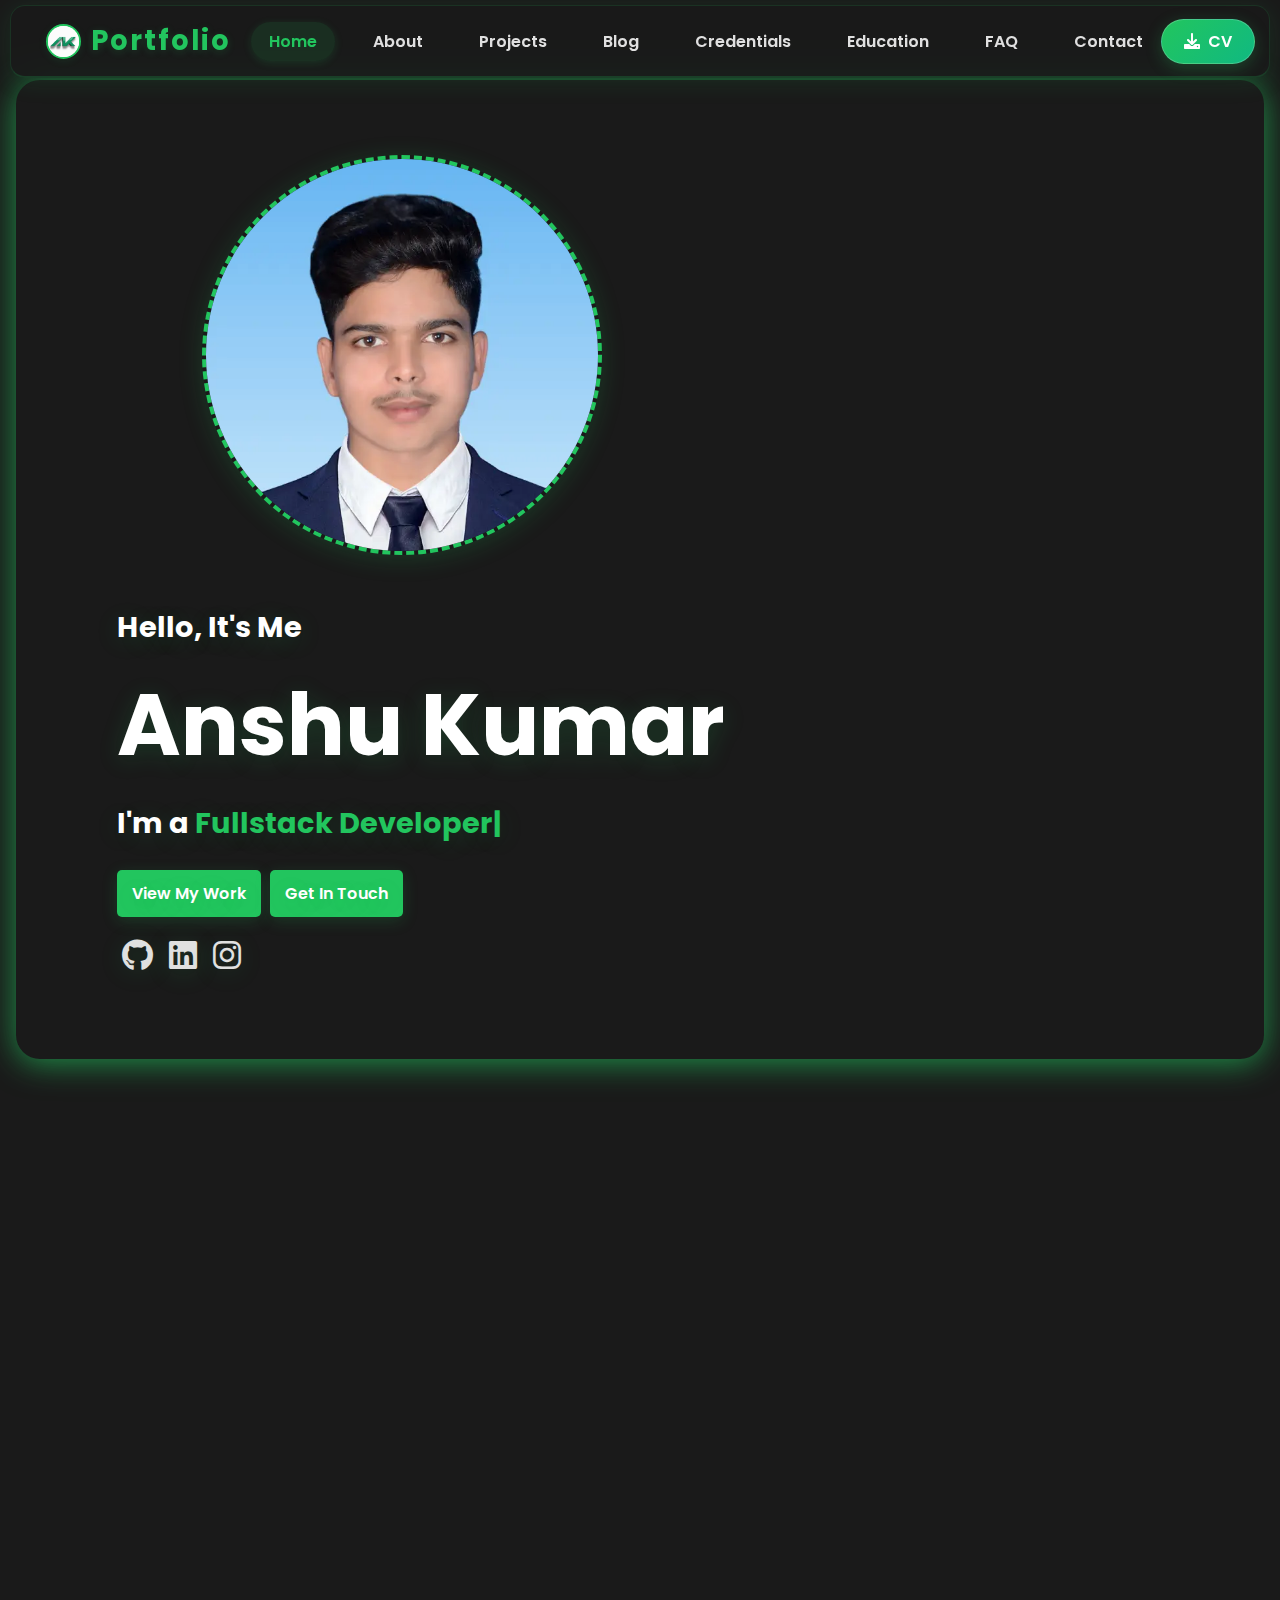
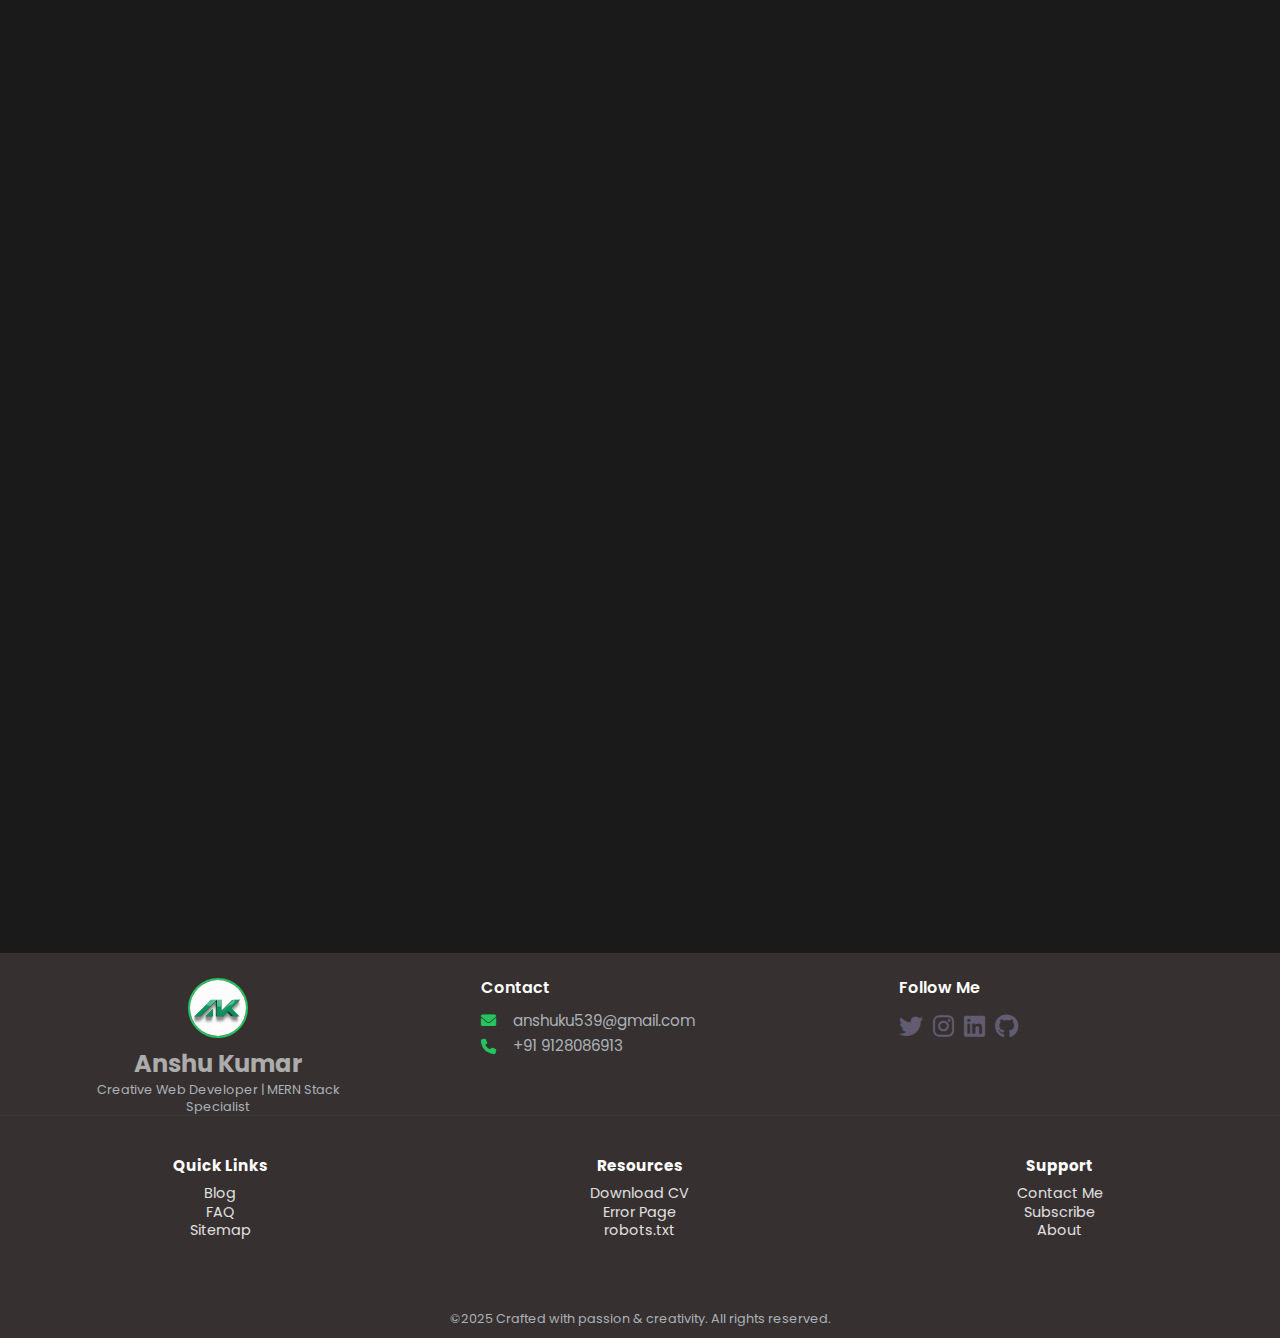
<file: index.html>
<!DOCTYPE html>
<html lang="en">

<head>
    <meta charset="UTF-8">
    <meta name="viewport" content="width=device-width, initial-scale=1.0">
    <meta name="description"
        content="Anshu Kumar is a Full Stack Web Developer skilled in HTML, CSS, JavaScript & MERN stack. View projects and hire for web development.">
    <title>Home | Full Stack Web Developer | MERN Portfolio</title>

    <!-- Open Graph Tags -->
    <meta property="og:title" content="Anshu Kumar - Full Stack Web Developer">
    <meta property="og:description" content="Specialized in MERN Stack, HTML, CSS, JavaScript. Available for freelance projects and collaborations.">
    <meta property="og:type" content="website">
    <meta property="og:image" content="https://anshuku539.github.io/akportfolio/photo/anshuprofile-pic.webp">
    <meta property="og:url" content="https://anshuku539.github.io/akportfolio/">
    <meta name="twitter:card" content="summary_large_image">
    <meta name="twitter:title" content="Anshu Kumar - Full Stack Web Developer">
    <meta name="twitter:description" content="MERN Stack Developer | Portfolio">
    <meta name="twitter:image" content="https://anshuku539.github.io/akportfolio/photo/anshuprofile-pic.webp">
<link rel="stylesheet" href="CSS/style.css">
    <link href="https://fonts.googleapis.com/css2?family=Poppins:wght@300;400;600;700&display=swap" rel="stylesheet">
    <link rel="stylesheet" href="https://cdnjs.cloudflare.com/ajax/libs/font-awesome/6.0.0-beta3/css/all.min.css">

    <link href="https://fonts.googleapis.com/css2?family=Righteous&display=swap" rel="stylesheet">
    <link rel="icon" type="image/png" href="photo/aklogo.png">

    <style>
        .testimonials-section {
            padding: 75px 2%;
            background: rgba(34, 197, 94, 0.05);
        }

        .testimonials-title {
            margin-bottom: 50px;
        }

        .testimonials-grid {
            display: grid;
            grid-template-columns: repeat(auto-fit, minmax(300px, 1fr));
            gap: 30px;
            max-width: 1200px;
            margin: 0 auto;
        }

        .testimonial-card {
            background: var(--secondary-color);
            padding: 25px;
            border-radius: 12px;
            border: 1px solid rgba(34, 197, 94, 0.1);
            transition: all 0.3s ease;
        }

        .testimonial-card:hover {
            box-shadow: var(--shadow-hover);
            transform: translateY(-5px);
        }

        .testimonial-header {
            display: flex;
            align-items: center;
            margin-bottom: 15px;
            gap: 12px;
        }

        .testimonial-avatar {
            font-size: 2rem;
            color: var(--primary-color);
        }

        .testimonial-name {
            color: #fff;
            margin: 0;
        }

        .testimonial-role {
            color: #808080;
            margin: 0;
            font-size: 0.85rem;
        }

        .testimonial-text {
            color: #b0b0b0;
            line-height: 1.8;
            margin: 0;
            font-style: italic;
        }

        .testimonial-rating {
            margin-top: 12px;
            color: var(--primary-color);
        }

        .newsletter-section {
            padding: 75px 2%;
            text-align: center;
        }

        .newsletter-title {
            margin-bottom: 15px;
        }

        .newsletter-subtitle {
            color: #b0b0b0;
            margin-bottom: 30px;
            font-size: 1.05rem;
        }

        .newsletter-form {
            max-width: 500px;
            margin: 0 auto;
            display: flex;
            gap: 10px;
        }

        .newsletter-input {
            flex: 1;
            padding: 12px 15px;
            border: none;
            border-radius: 8px;
            background: var(--secondary-color);
            color: var(--text-color);
            font-family: inherit;
        }

        .newsletter-btn {
            padding: 12px 30px;
            background: var(--primary-color);
            color: #000;
            border: none;
            border-radius: 8px;
            font-weight: 600;
            cursor: pointer;
            transition: all 0.3s ease;
        }

        .newsletter-btn:hover {
            transform: scale(1.05);
            box-shadow: var(--shadow-hover);
        }

        .newsletter-status {
            margin-top: 15px;
            font-size: 0.9rem;
        }

        .footer-extra-links {
            display: grid;
            grid-template-columns: repeat(auto-fit, minmax(150px, 1fr));
            gap: 30px;
            padding: 40px 2%;
            text-align: center;
            border-top: 1px solid rgba(34, 197, 94, 0.1);
        }

        .footer-links-group h4 {
            color: #fff;
            margin-bottom: 8px;
        }

        .footer-links-group a {
            color: var(--text-color);
            text-decoration: none;
            display: block;
            font-size: 0.9rem;
            transition: color 0.3s ease;
        }

        .footer-links-group a:hover {
            color: var(--primary-color);
        }

        @media (max-width: 768px) {
            .newsletter-form {
                flex-direction: column;
            }
        }
    </style>
</head>

<body>
    <div id="preloader">
        <div class="spinner"></div>
        <div class="spinner-dots">
            <span></span>
            <span></span>
            <span></span>
        </div>
    </div>
    <header>
        <nav>
            <div class="logo-group">
                <button class="hamburger-menu" title="Open menu">
                    <i class="fa-solid fa-bars"></i>
                </button>
                <img src="photo/aklogo.png" alt="Anshu Kumar Logo" class="logo-img">
                <div class="logo">Portfolio</div>
            </div>
            <ul class="nav-links">
                <li><a href="index.html">Home</a></li>
                <li><a href="about.html">About</a></li>
                <li><a href="projects.html">Projects</a></li>
                <li><a href="blog.html">Blog</a></li>
                <li><a href="credentials.html">Credentials</a></li>
                <li><a href="education.html">Education</a></li>
                <li><a href="faq.html">FAQ</a></li>
                <li><a href="contact.html">Contact</a></li>
            </ul>
            <div class="cv">
                <a href="photo/cv.pdf" class="cv-button" rel="noopener">
                    <i class="fa-solid fa-download"></i>CV
                </a>
</div>
        </nav>
    </header>

    <!-- Scroll to Top Button -->
    <button id="scrollTopBtn" class="scroll-top-btn" title="Go to top">
        <i class="fas fa-arrow-up"></i>
    </button>



    <main>
        <!-- Hero Section -->
        <section id="hero" class="hero bg-light">

            <img src="photo/anshuprofile-pic.webp" alt="Anshu Kumar Full Stack Web Developer Profile Photo"
                class="profile-pic" loading="lazy" width="400" height="400">


            <div class="hero-text">
                <p class="subtitle animate-fade-in">Hello, It's Me</p>
                <h1 class="animate-slide-up">Anshu Kumar
                    <p class="subtitle animate-fade-in">I'm a <span id="typing-text">Fullstack Developer</span>
                    </p>
                </h1>
                <div class="hero-buttons">
                    <a href="projects.html" class="cta-button primary-btn">View My Work</a>
                    <a href="contact.html" class="cta-button secondary-btn">Get In Touch</a>
                </div>
                <div class="hero-social-links">
                    <a href="https://github.com/anshuku539" target="_blank" rel="noopener" title="GitHub"
                        class="social-icon"><i class="fab fa-github"></i></a>
                    <a href="https://linkedin.com/in/anshukumar539" target="_blank" rel="noopener" title="LinkedIn"
                        class="social-icon"><i class="fab fa-linkedin"></i></a>
                    <a href="https://www.instagram.com/its_ansh.sky/" target="_blank" rel="noopener" title="Instagram"
                        class="social-icon"><i class="fab fa-instagram"></i></a>
                </div>
            </div>
        </section>

        <!-- Quick Stats Section -->
        <section class="stats-section fade-in">
            <div class="stats-container">
                <div class="stat-item">
                    <i class="fas fa-code"></i>
                    <h3 class="stat-number" data-target="50">0</h3>
                    <p>Projects Completed</p>
                </div>
                <div class="stat-item">
                    <i class="fas fa-certificate"></i>
                    <h3 class="stat-number" data-target="10">0</h3>
                    <p>Certifications</p>
                </div>
                <div class="stat-item">
                    <i class="fas fa-users"></i>
                    <h3 class="stat-number" data-target="100">0</h3>
                    <p>Connections</p>
                </div>
                <div class="stat-item">
                    <i class="fas fa-coffee"></i>
                    <h3 class="stat-number" data-target="500">0</h3>
                    <p>Cups of Coffee</p>
                </div>
            </div>
        </section>

        <!-- Testimonials Section -->
        <section class="fade-in testimonials-section">
            <h2 class="testimonials-title">What People Say</h2>
            <div class="testimonials-grid">

                <!-- Testimonial 1 -->
                <div class="testimonial-card">
                    <div class="testimonial-header">
                        <div class="testimonial-avatar">👨‍💼</div>
                        <div>
                            <h4 class="testimonial-name">Rahul Singh</h4>
                            <p class="testimonial-role">Project Manager, StartUp XYZ</p>
                        </div>
                    </div>
                    <p class="testimonial-text">"Anshu delivered an exceptional website for our startup. Outstanding attention to detail, responsive design, and great communication throughout!"</p>
                    <div class="testimonial-rating">★★★★★</div>
                </div>

                <!-- Testimonial 2 -->
                <div class="testimonial-card">
                    <div class="testimonial-header">
                        <div class="testimonial-avatar">👩‍💼</div>
                        <div>
                            <h4 class="testimonial-name">Priya Sharma</h4>
                            <p class="testimonial-role">CEO, E-commerce Platform</p>
                        </div>
                    </div>
                    <p class="testimonial-text">"Perfect implementation of our e-commerce requirements. Clean code, great performance optimization, and timely delivery."</p>
                    <div class="testimonial-rating">★★★★★</div>
                </div>

                <!-- Testimonial 3 -->
                <div class="testimonial-card">
                    <div class="testimonial-header">
                        <div class="testimonial-avatar">👨‍🏫</div>
                        <div>
                            <h4 class="testimonial-name">Prof. Arun Kumar</h4>
                            <p class="testimonial-role">Technology Mentor</p>
                        </div>
                    </div>
                    <p class="testimonial-text">"Anshu shows excellent problem-solving skills and passion for web development. Highly recommended for any project!"</p>
                    <div class="testimonial-rating">★★★★★</div>
                </div>
            </div>
        </section>

        <!-- Newsletter Section -->
        <section class="fade-in newsletter-section">
            <h2 class="newsletter-title">Stay Updated</h2>
            <p class="newsletter-subtitle">Subscribe to get latest articles, projects, and web development tips</p>
            <form id="newsletter-form" class="newsletter-form">
                <input type="email" name="email" placeholder="Enter your email" required 
                   class="newsletter-input">
                <button type="submit" class="newsletter-btn">
                    Subscribe
                </button>
            </form>
            <p id="newsletter-status" class="newsletter-status"></p>
        </section>
    </main>

    <!-- Footer Section -->


    <footer class="site-footer">
        <div class="footer-main">
            <div class="footer-brand">
                <img src="photo/aklogo.png" alt="Anshu Kumar Logo" class="footer-logo">
                <h2>Anshu Kumar</h2>
                <p class="footer-tagline">Creative Web Developer | MERN Stack Specialist</p>
            </div>
            <div class="footer-contact">
                <h3>Contact</h3>
                <ul>
                    <li><i class="fas fa-envelope"></i> <a href="mailto:anshuku539@gmail.com">anshuku539@gmail.com</a>
                    </li>
                    <li><i class="fas fa-phone"></i> <a href="tel:+91 9128086913">+91 9128086913</a></li>
                </ul>
            </div>
            <div class="footer-social">
                <h3>Follow Me</h3>
                <div class="social-icons">
                    <a href="https://x.com/AnshuKu04432837" target="_blank" rel="noopener" title="Twitter"><i
                            class="fab fa-twitter"></i></a>
                    <a href="https://www.instagram.com/its_ansh.sky/" target="_blank" rel="noopener"
                        title="Instagram"><i class="fab fa-instagram"></i></a>
                    <a href="https://linkedin.com/in/anshukumar539" target="_blank" rel="noopener" title="LinkedIn"><i
                            class="fab fa-linkedin"></i></a>
                    <a href="https://github.com/anshuku539" target="_blank" rel="noopener" title="GitHub"><i
                            class="fab fa-github"></i></a>
                </div>
            </div>
        </div>
        <div class="footer-extra-links">
            <div class="footer-links-group">
                <h4>Quick Links</h4>
                <a href="blog.html">Blog</a>
                <a href="faq.html">FAQ</a>
                <a href="sitemap.html">Sitemap</a>
            </div>
            <div class="footer-links-group">
                <h4>Resources</h4>
                <a href="photo/cv.pdf">Download CV</a>
                <a href="404.html">Error Page</a>
                <a href="robots.txt">robots.txt</a>
            </div>
            <div class="footer-links-group">
                <h4>Support</h4>
                <a href="contact.html">Contact Me</a>
                <a href="#newsletter-form">Subscribe</a>
                <a href="about.html">About</a>
            </div>
        </div>
        <div class="footer-bottom">
            <p>&copy;2025 Crafted with passion & creativity. All rights reserved.</p>
        </div>
    </footer>

    <script src="script.js"></script>
</body>

</html>
</file>
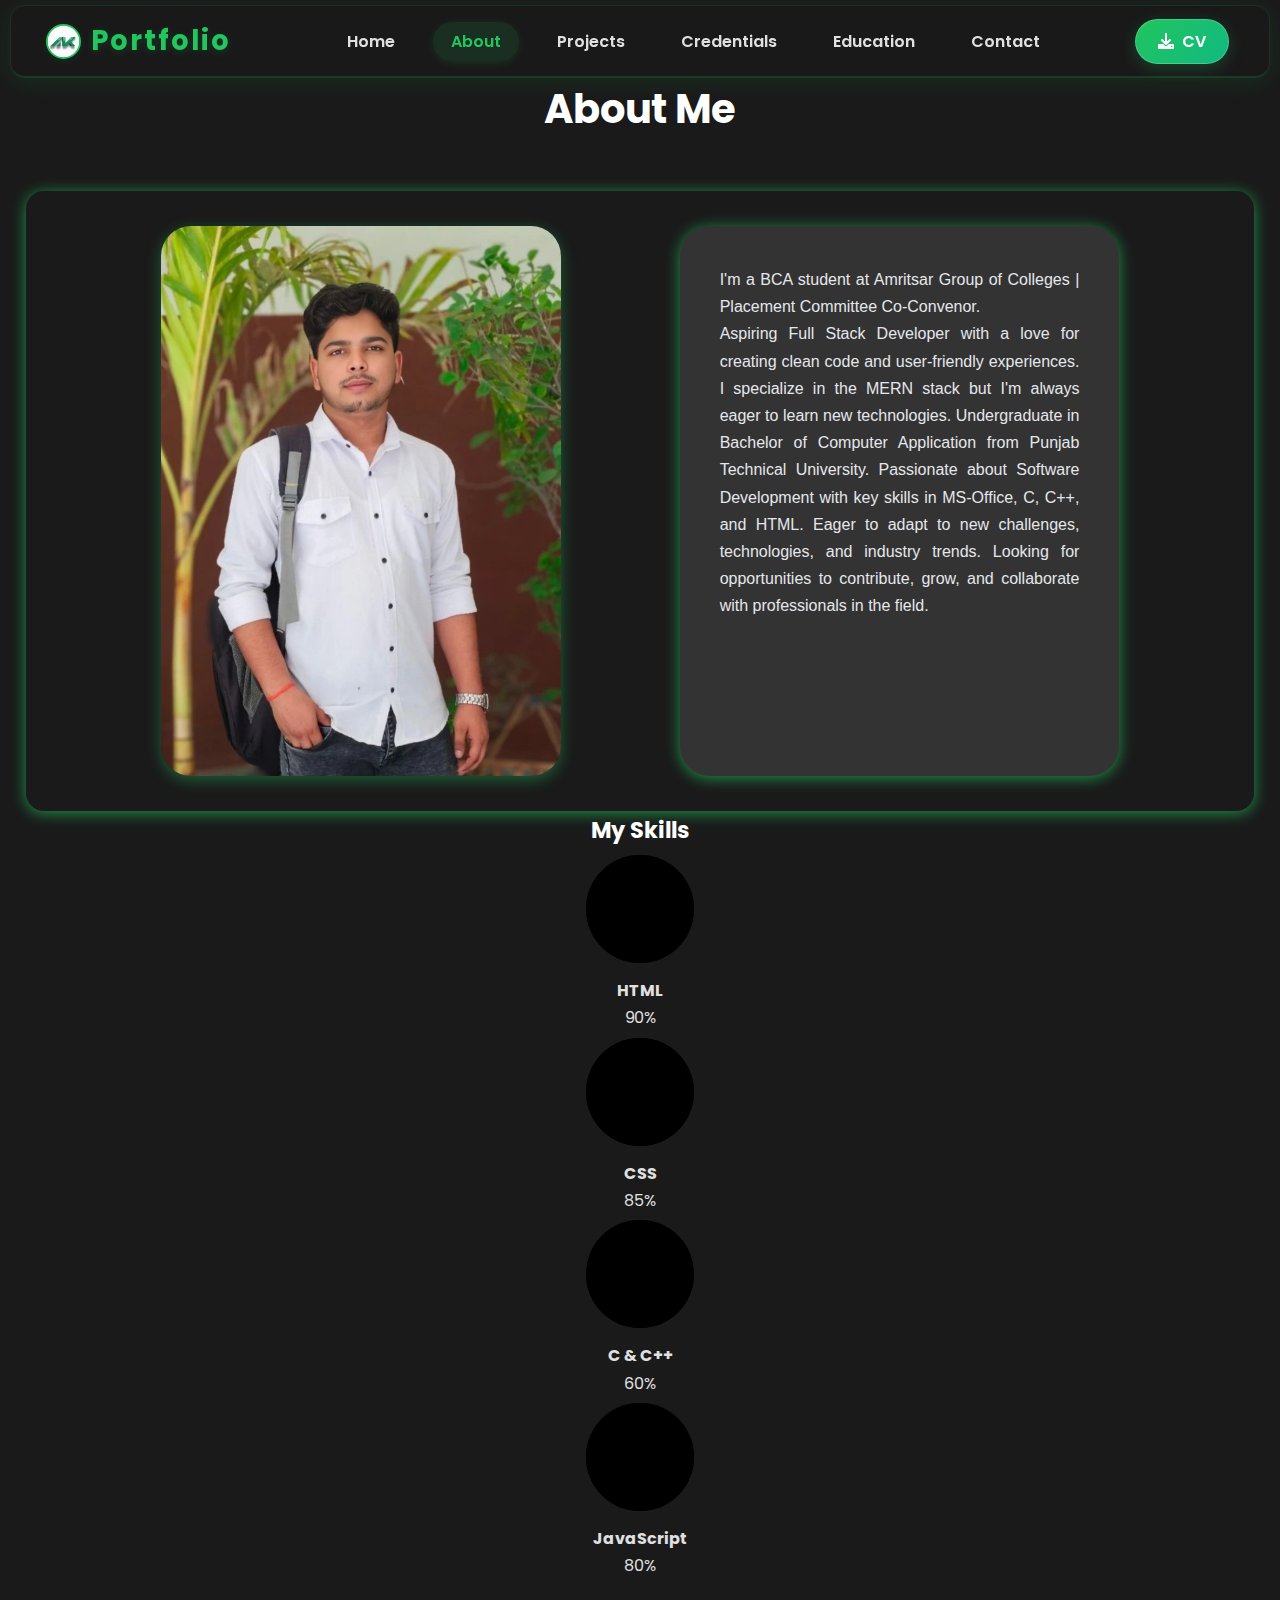
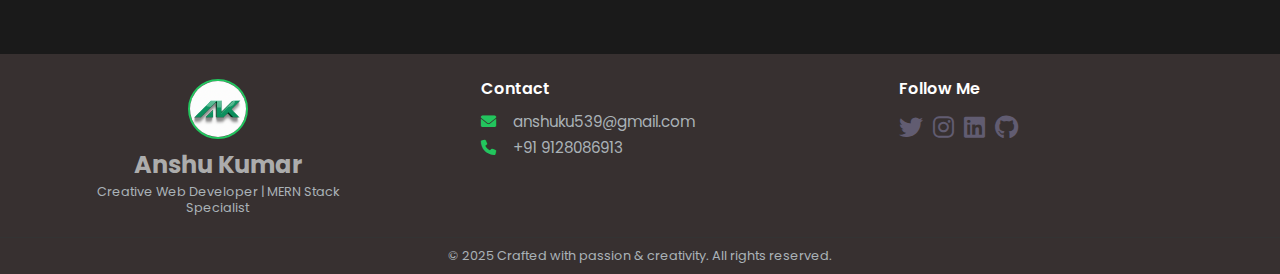
<file: about.html>
<!DOCTYPE html>
<html lang="en">

<head>
    <meta charset="UTF-8">
    <meta name="viewport" content="width=device-width, initial-scale=1.0">
    <meta name="description"
        content="Learn more about Anshu Kumar, a BCA student and aspiring Full Stack Web Developer skilled in JavaScript, MERN stack, and web technologies.">
    <title>About | Anshu Kumar - Aspiring Full Stack Developer</title>

    <!-- Prevent Theme Flash -->
    <script>
        (function () {
            const theme = localStorage.getItem('theme') || 'dark';
            if (theme === 'light') {
                document.documentElement.setAttribute('data-theme', 'light');
            }
        })();
    </script>

    <link rel="stylesheet" href="CSS/style.css">
    <link href="https://fonts.googleapis.com/css2?family=Poppins:wght@300;400;600;700&display=swap" rel="stylesheet">
    <link rel="stylesheet" href="https://cdnjs.cloudflare.com/ajax/libs/font-awesome/6.0.0-beta3/css/all.min.css">

    <link href="https://fonts.googleapis.com/css2?family=Righteous&display=swap" rel="stylesheet">
    <link rel="icon" type="image/png" href="photo/aklogo.png">
</head>

<body>
    <div id="preloader">
        <div class="spinner"></div>
    </div>
    <header>
        <nav>
            <div class="logo-group">
                <button class="hamburger-menu" title="Open menu">
                    <i class="fa-solid fa-bars"></i>
                </button>
                <img src="photo/aklogo.png" alt="Anshu Kumar Logo" class="logo-img">
                <div class="logo">Portfolio</div>
            </div>
            <ul class="nav-links">
                <li><a href="index.html">Home</a></li>
                <li><a href="about.html">About</a></li>
                <li><a href="projects.html">Projects</a></li>
                <li><a href="credentials.html">Credentials</a></li>
                <li><a href="education.html">Education</a></li>
                <li><a href="contact.html">Contact</a></li>
            </ul>
            <div class="cv">
                <a href="photo/cv.pdf" class="cv-button" rel="noopener">
                    <i class="fa-solid fa-download"></i>CV
                </a>
                <!-- Theme Toggle -->
                <button id="themeToggle" class="theme-toggle" title="Toggle theme">
                    <i class="fas fa-moon"></i>
                </button>
            </div>
        </nav>
    </header>

    <!-- Scroll to Top Button -->
    <button id="scrollTopBtn" class="scroll-top-btn" title="Go to top">
        <i class="fas fa-arrow-up"></i>
    </button>


    <main>
        <!-- About Section -->
        <section id="about" class="fade-in">
            <h2>About Me</h2>
            <div class="about-container">
                <div class="about-photo-container">
                    <img src="photo/about-pic.webp" alt="Anshu Kumar Full Stack Web Developer About Photo"
                        class="about-photo" loading="lazy">
                </div>

                <div class="about-text">
                    <div class="about-list">
                        <p>I'm a BCA student at Amritsar Group of Colleges | Placement Committee Co-Convenor. <br>
                            Aspiring Full Stack Developer with a love for creating clean code and user-friendly
                            experiences. I specialize in the MERN stack but I'm always eager to learn new technologies.
                            Undergraduate in Bachelor of Computer Application from Punjab Technical University.
                            Passionate about Software Development with key skills in MS-Office, C, C++, and HTML. Eager
                            to adapt to new challenges, technologies, and industry trends. Looking for opportunities to
                            contribute, grow, and collaborate with professionals in the field.</p>
                    </div>
                </div>
            </div>

            <div class="skills-section">
                <h3>My Skills</h3>
                <div class="skills-circle-grid">

                    <div class="skill-circle">
                        <svg width="120" height="120">
                            <circle class="bg" cx="60" cy="60" r="54"></circle>
                            <circle class="progress" cx="60" cy="60" r="54" data-percent="90"></circle>
                        </svg>
                        <div class="skill-label">
                            <h4>HTML</h4>
                            <span>90%</span>
                        </div>
                    </div>

                    <div class="skill-circle">
                        <svg width="120" height="120">
                            <circle class="bg" cx="60" cy="60" r="54"></circle>
                            <circle class="progress" cx="60" cy="60" r="54" data-percent="85"></circle>
                        </svg>
                        <div class="skill-label">
                            <h4>CSS</h4>
                            <span>85%</span>
                        </div>
                    </div>

                    <div class="skill-circle">
                        <svg width="120" height="120">
                            <circle class="bg" cx="60" cy="60" r="54"></circle>
                            <circle class="progress" cx="60" cy="60" r="54" data-percent="60"></circle>
                        </svg>
                        <div class="skill-label">
                            <h4>C & C++</h4>
                            <span>60%</span>
                        </div>
                    </div>

                    <div class="skill-circle">
                        <svg width="120" height="120">
                            <circle class="bg" cx="60" cy="60" r="54"></circle>
                            <circle class="progress" cx="60" cy="60" r="54" data-percent="80"></circle>
                        </svg>
                        <div class="skill-label">
                            <h4>JavaScript</h4>
                            <span>80%</span>
                        </div>
                    </div>

                </div>

            </div>
        </section>
    </main>

    <!-- Footer Section -->


    <footer class="site-footer">
        <div class="footer-main">
            <div class="footer-brand">
                <img src="photo/aklogo.png" alt="Anshu Kumar Logo" class="footer-logo">
                <h2>Anshu Kumar</h2>
                <p class="footer-tagline">Creative Web Developer | MERN Stack Specialist</p>
            </div>
            <div class="footer-contact">
                <h3>Contact</h3>
                <ul>
                    <li><i class="fas fa-envelope"></i> <a href="mailto:anshuku539@gmail.com">anshuku539@gmail.com</a>
                    </li>
                    <li><i class="fas fa-phone"></i> <a href="tel:+91 9128086913">+91 9128086913</a></li>
                </ul>
            </div>
            <div class="footer-social">
                <h3>Follow Me</h3>
                <div class="social-icons">
                    <a href="https://x.com/AnshuKu04432837" target="_blank" rel="noopener" title="Twitter"><i
                            class="fab fa-twitter"></i></a>
                    <a href="https://www.instagram.com/skyasthetic_35/" target="_blank" rel="noopener"
                        title="Instagram"><i class="fab fa-instagram"></i></a>
                    <a href="https://linkedin.com/in/anshukumar539" target="_blank" rel="noopener" title="LinkedIn"><i
                            class="fab fa-linkedin"></i></a>
                    <a href="https://github.com/anshuku539" target="_blank" rel="noopener" title="GitHub"><i
                            class="fab fa-github"></i></a>
                </div>
            </div>
        </div>
        <div class="footer-bottom">
            <p>&copy; 2025 Crafted with passion & creativity. All rights reserved.</p>
        </div>
    </footer>

    <script src="script.js"></script>
</body>

</html>
</file>
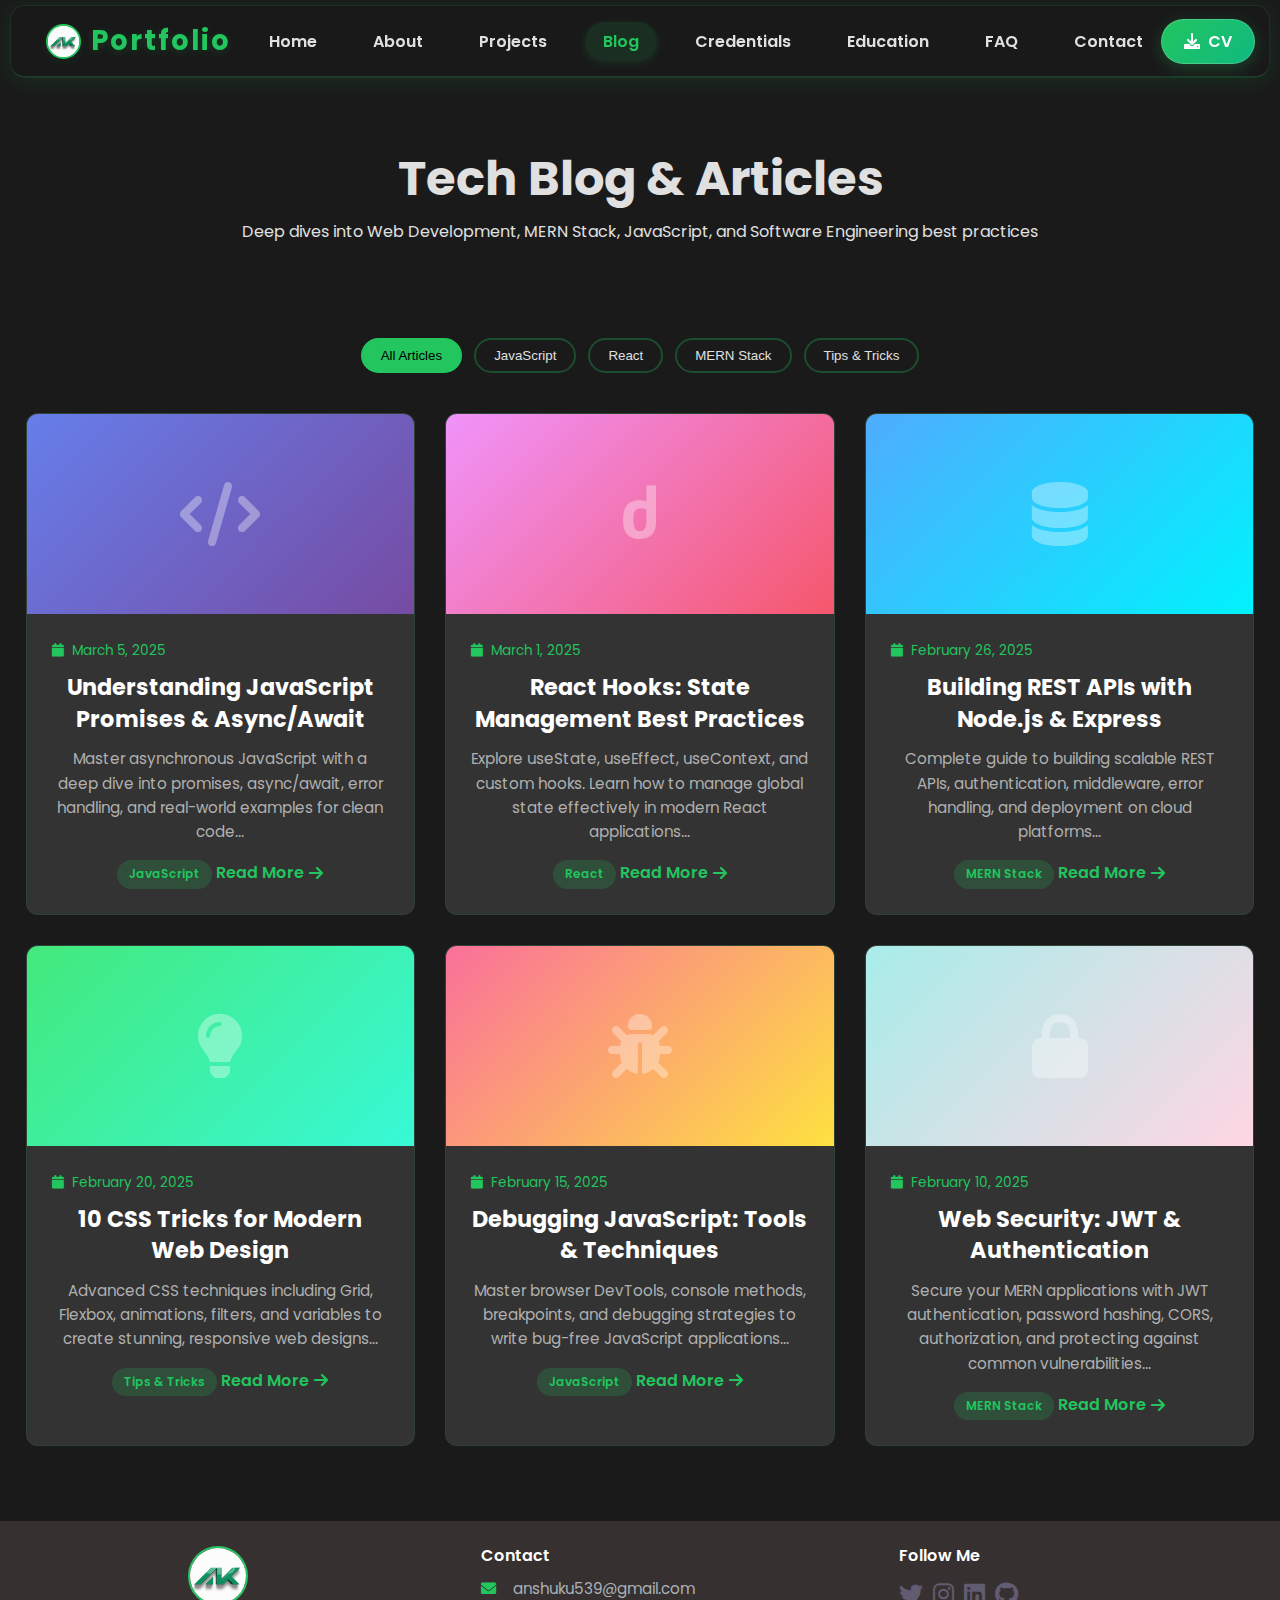
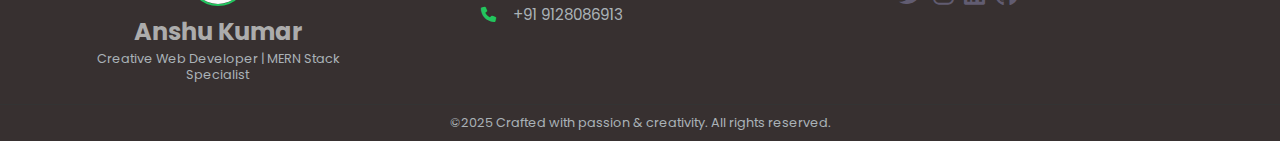
<file: blog.html>
<!DOCTYPE html>
<html lang="en">

<head>
    <meta charset="UTF-8">
    <meta name="viewport" content="width=device-width, initial-scale=1.0">
    <meta name="description"
        content="Explore Anshu Kumar's technical blog on Web Development, MERN Stack, JavaScript, and Software Engineering Tips.">
    <title>Blog | Anshu Kumar - Web Development & MERN Stack Articles</title>

    <!-- Open Graph Tags -->
    <meta property="og:title" content="Blog | Anshu Kumar - Web Developer">
    <meta property="og:description" content="Read articles on Web Development, MERN Stack, JavaScript, and coding best practices.">
    <meta property="og:type" content="website">
    <meta property="og:image" content="https://anshuku539.github.io/akportfolio/photo/aklogo.png">
<link rel="stylesheet" href="CSS/style.css">
    <link href="https://fonts.googleapis.com/css2?family=Poppins:wght@300;400;600;700&display=swap" rel="stylesheet">
    <link rel="stylesheet" href="https://cdnjs.cloudflare.com/ajax/libs/font-awesome/6.0.0-beta3/css/all.min.css">
    <link href="https://fonts.googleapis.com/css2?family=Righteous&display=swap" rel="stylesheet">
    <link rel="icon" type="image/png" href="photo/aklogo.png">

    <style>
        main {
            padding-top: 76px;
        }

        .blog-grid {
            display: grid;
            grid-template-columns: repeat(auto-fit, minmax(320px, 1fr));
            gap: 30px;
            margin-top: 40px;
        }

        .blog-hero h1 {
            font-size: 3rem;
            line-height: 1.15;
            margin-bottom: 12px;
        }

        .blog-card {
            background: var(--secondary-color);
            border-radius: 12px;
            overflow: hidden;
            transition: transform 0.3s ease, box-shadow 0.3s ease;
            cursor: pointer;
            border: 1px solid rgba(34, 197, 94, 0.1);
        }

        .blog-card:hover {
            transform: translateY(-8px);
            box-shadow: var(--shadow-hover);
        }

        .blog-image {
            width: 100%;
            height: 200px;
            object-fit: cover;
            display: flex;
            align-items: center;
            justify-content: center;
            background: linear-gradient(135deg, var(--primary-color) 0%, #10b981 100%);
        }

        .blog-image i {
            font-size: 4rem;
            color: rgba(255, 255, 255, 0.35);
        }

        .blog-image-1 {
            background: linear-gradient(135deg, #667eea 0%, #764ba2 100%);
        }

        .blog-image-2 {
            background: linear-gradient(135deg, #f093fb 0%, #f5576c 100%);
        }

        .blog-image-3 {
            background: linear-gradient(135deg, #4facfe 0%, #00f2fe 100%);
        }

        .blog-image-4 {
            background: linear-gradient(135deg, #43e97b 0%, #38f9d7 100%);
        }

        .blog-image-5 {
            background: linear-gradient(135deg, #fa709a 0%, #fee140 100%);
        }

        .blog-image-6 {
            background: linear-gradient(135deg, #a8edea 0%, #fed6e3 100%);
        }

        .blog-content {
            padding: 25px;
        }

        .blog-date {
            color: var(--primary-color);
            font-size: 0.85rem;
            margin-bottom: 10px;
            display: flex;
            align-items: center;
            gap: 8px;
        }

        .blog-title {
            color: #fff;
            font-size: 1.4rem;
            margin-bottom: 12px;
            line-height: 1.4;
        }

        .blog-excerpt {
            color: #b0b0b0;
            font-size: 0.95rem;
            margin-bottom: 15px;
            line-height: 1.6;
        }

        .blog-meta {
            display: flex;
            justify-content: space-between;
            align-items: center;
            color: #808080;
            font-size: 0.85rem;
        }

        .blog-category {
            display: inline-block;
            background: rgba(34, 197, 94, 0.2);
            color: var(--primary-color);
            padding: 4px 12px;
            border-radius: 20px;
            font-size: 0.75rem;
            font-weight: 600;
        }

        .read-more {
            color: var(--primary-color);
            text-decoration: none;
            font-weight: 600;
            display: inline-flex;
            align-items: center;
            gap: 5px;
            transition: gap 0.3s ease;
        }

        .read-more:hover {
            gap: 10px;
        }

        .blog-filters {
            display: flex;
            gap: 12px;
            justify-content: center;
            flex-wrap: wrap;
            margin-bottom: 30px;
        }

        .blog-content-section {
            padding-top: 18px;
        }

        .filter-btn {
            padding: 8px 18px;
            border: 2px solid rgba(34, 197, 94, 0.3);
            background: transparent;
            color: var(--text-color);
            border-radius: 20px;
            cursor: pointer;
            transition: all 0.3s ease;
            font-weight: 500;
        }

        .filter-btn:hover,
        .filter-btn.active {
            background: var(--primary-color);
            color: #000;
            border-color: var(--primary-color);
        }

        @media (max-width: 768px) {
            main {
                padding-top: 56px;
            }

            .blog-hero {
                padding: 8px 4% 8px;
            }

            .blog-hero h1 {
                font-size: 1.5rem;
                line-height: 1.2;
                margin-bottom: 6px;
            }

            .blog-hero p {
                font-size: 0.8rem;
                line-height: 1.4;
                margin: 0 auto;
                max-width: 90%;
            }

            .blog-content-section {
                padding: 6px 4% 26px;
            }

            .blog-filters {
                gap: 8px;
                margin-bottom: 16px;
                justify-content: center;
            }

            .filter-btn {
                padding: 7px 14px;
                font-size: 0.82rem;
                border-radius: 18px;
            }

            .blog-grid {
                grid-template-columns: repeat(2, 1fr);
                gap: 0.8rem;
                margin-top: 0;
            }

            .blog-image {
                height: 100px;
            }

            .blog-image i {
                font-size: 2.2rem;
            }

            .blog-content {
                padding: 0.8rem;
            }

            .blog-date {
                font-size: 0.65rem;
                margin-bottom: 6px;
                gap: 4px;
            }

            .blog-title {
                font-size: 0.95rem;
                margin-bottom: 6px;
                line-height: 1.3;
            }

            .blog-excerpt {
                font-size: 0.7rem;
                margin-bottom: 8px;
                line-height: 1.4;
            }

            .blog-category {
                font-size: 0.65rem;
                padding: 3px 8px;
            }

            .read-more {
                font-size: 0.7rem;
            }
        }

        @media (max-width: 480px) {
            main {
                padding-top: 54px;
            }

            .blog-hero {
                padding: 6px 4% 6px;
            }

            .blog-hero h1 {
                font-size: 1.35rem;
                margin-bottom: 5px;
            }

            .blog-hero p {
                font-size: 0.75rem;
                line-height: 1.3;
            }

            .blog-content-section {
                padding: 4px 4% 22px;
            }

            .filter-btn {
                font-size: 0.78rem;
                padding: 6px 12px;
            }

            .blog-image {
                height: 95px;
            }

            .blog-image i {
                font-size: 2rem;
            }

            .blog-content {
                padding: 0.7rem;
            }

            .blog-date {
                font-size: 0.6rem;
            }

            .blog-title {
                font-size: 0.88rem;
            }

            .blog-excerpt {
                font-size: 0.65rem;
            }
        }
    </style>
</head>

<body>
    <div id="preloader">
        <div class="spinner"></div>
        <div class="spinner-dots">
            <span></span>
            <span></span>
            <span></span>
        </div>
    </div>

    <header>
        <nav>
            <div class="logo-group">
                <button class="hamburger-menu" title="Open menu">
                    <i class="fa-solid fa-bars"></i>
                </button>
                <img src="photo/aklogo.png" alt="Anshu Kumar Logo" class="logo-img">
                <div class="logo">Portfolio</div>
            </div>
            <ul class="nav-links">
                <li><a href="index.html">Home</a></li>
                <li><a href="about.html">About</a></li>
                <li><a href="projects.html">Projects</a></li>
                <li><a href="blog.html">Blog</a></li>
                <li><a href="credentials.html">Credentials</a></li>
                <li><a href="education.html">Education</a></li>
                <li><a href="faq.html">FAQ</a></li>
                <li><a href="contact.html">Contact</a></li>
            </ul>
            <div class="cv">
                <a href="photo/cv.pdf" class="cv-button" rel="noopener">
                    <i class="fa-solid fa-download"></i>CV
                </a>
</div>
        </nav>
    </header>

    <button id="scrollTopBtn" class="scroll-top-btn" title="Go to top">
        <i class="fas fa-arrow-up"></i>
    </button>

    <main>
        <section class="fade-in blog-hero">
            <h1>Tech Blog & Articles</h1>
            <p>
                Deep dives into Web Development, MERN Stack, JavaScript, and Software Engineering best practices
            </p>
        </section>

        <section class="fade-in blog-content-section">
            <div class="blog-filters">
                <button class="filter-btn active" data-filter="all">All Articles</button>
                <button class="filter-btn" data-filter="javascript">JavaScript</button>
                <button class="filter-btn" data-filter="react">React</button>
                <button class="filter-btn" data-filter="mern">MERN Stack</button>
                <button class="filter-btn" data-filter="tips">Tips & Tricks</button>
            </div>

            <div class="blog-grid">
                <!-- Blog Card 1 -->
                <article class="blog-card" data-category="javascript">
                    <div class="blog-image blog-image-1">
                        <i class="fas fa-code"></i>
                    </div>
                    <div class="blog-content">
                        <div class="blog-date">
                            <i class="fas fa-calendar"></i> March 5, 2025
                        </div>
                        <h3 class="blog-title">Understanding JavaScript Promises & Async/Await</h3>
                        <p class="blog-excerpt">Master asynchronous JavaScript with a deep dive into promises, async/await,
                            error handling, and real-world examples for clean code...</p>
                        <div>
                            <span class="blog-category">JavaScript</span>
                            <a href="#" class="read-more">Read More <i class="fas fa-arrow-right"></i></a>
                        </div>
                    </div>
                </article>

                <!-- Blog Card 2 -->
                <article class="blog-card" data-category="react">
                    <div class="blog-image blog-image-2">
                        <i class="fas fa-react"></i>
                    </div>
                    <div class="blog-content">
                        <div class="blog-date">
                            <i class="fas fa-calendar"></i> March 1, 2025
                        </div>
                        <h3 class="blog-title">React Hooks: State Management Best Practices</h3>
                        <p class="blog-excerpt">Explore useState, useEffect, useContext, and custom hooks. Learn how to manage
                            global state effectively in modern React applications...</p>
                        <div>
                            <span class="blog-category">React</span>
                            <a href="#" class="read-more">Read More <i class="fas fa-arrow-right"></i></a>
                        </div>
                    </div>
                </article>

                <!-- Blog Card 3 -->
                <article class="blog-card" data-category="mern">
                    <div class="blog-image blog-image-3">
                        <i class="fas fa-database"></i>
                    </div>
                    <div class="blog-content">
                        <div class="blog-date">
                            <i class="fas fa-calendar"></i> February 26, 2025
                        </div>
                        <h3 class="blog-title">Building REST APIs with Node.js & Express</h3>
                        <p class="blog-excerpt">Complete guide to building scalable REST APIs, authentication, middleware,
                            error handling, and deployment on cloud platforms...</p>
                        <div>
                            <span class="blog-category">MERN Stack</span>
                            <a href="#" class="read-more">Read More <i class="fas fa-arrow-right"></i></a>
                        </div>
                    </div>
                </article>

                <!-- Blog Card 4 -->
                <article class="blog-card" data-category="tips">
                    <div class="blog-image blog-image-4">
                        <i class="fas fa-lightbulb"></i>
                    </div>
                    <div class="blog-content">
                        <div class="blog-date">
                            <i class="fas fa-calendar"></i> February 20, 2025
                        </div>
                        <h3 class="blog-title">10 CSS Tricks for Modern Web Design</h3>
                        <p class="blog-excerpt">Advanced CSS techniques including Grid, Flexbox, animations, filters, and
                            variables to create stunning, responsive web designs...</p>
                        <div>
                            <span class="blog-category">Tips & Tricks</span>
                            <a href="#" class="read-more">Read More <i class="fas fa-arrow-right"></i></a>
                        </div>
                    </div>
                </article>

                <!-- Blog Card 5 -->
                <article class="blog-card" data-category="javascript">
                    <div class="blog-image blog-image-5">
                        <i class="fas fa-bug"></i>
                    </div>
                    <div class="blog-content">
                        <div class="blog-date">
                            <i class="fas fa-calendar"></i> February 15, 2025
                        </div>
                        <h3 class="blog-title">Debugging JavaScript: Tools & Techniques</h3>
                        <p class="blog-excerpt">Master browser DevTools, console methods, breakpoints, and debugging strategies
                            to write bug-free JavaScript applications...</p>
                        <div>
                            <span class="blog-category">JavaScript</span>
                            <a href="#" class="read-more">Read More <i class="fas fa-arrow-right"></i></a>
                        </div>
                    </div>
                </article>

                <!-- Blog Card 6 -->
                <article class="blog-card" data-category="mern">
                    <div class="blog-image blog-image-6">
                        <i class="fas fa-lock"></i>
                    </div>
                    <div class="blog-content">
                        <div class="blog-date">
                            <i class="fas fa-calendar"></i> February 10, 2025
                        </div>
                        <h3 class="blog-title">Web Security: JWT & Authentication</h3>
                        <p class="blog-excerpt">Secure your MERN applications with JWT authentication, password hashing, CORS,
                            authorization, and protecting against common vulnerabilities...</p>
                        <div>
                            <span class="blog-category">MERN Stack</span>
                            <a href="#" class="read-more">Read More <i class="fas fa-arrow-right"></i></a>
                        </div>
                    </div>
                </article>
            </div>
        </section>
    </main>

    <footer class="site-footer">
        <div class="footer-main">
            <div class="footer-brand">
                <img src="photo/aklogo.png" alt="Anshu Kumar Logo" class="footer-logo">
                <h2>Anshu Kumar</h2>
                <p class="footer-tagline">Creative Web Developer | MERN Stack Specialist</p>
            </div>
            <div class="footer-contact">
                <h3>Contact</h3>
                <ul>
                    <li><i class="fas fa-envelope"></i> <a href="mailto:anshuku539@gmail.com">anshuku539@gmail.com</a></li>
                    <li><i class="fas fa-phone"></i> <a href="tel:+91 9128086913">+91 9128086913</a></li>
                </ul>
            </div>
            <div class="footer-social">
                <h3>Follow Me</h3>
                <div class="social-icons">
                    <a href="https://x.com/AnshuKu04432837" target="_blank" rel="noopener" title="Twitter"><i class="fab fa-twitter"></i></a>
                    <a href="https://www.instagram.com/its_ansh.sky/" target="_blank" rel="noopener" title="Instagram"><i class="fab fa-instagram"></i></a>
                    <a href="https://linkedin.com/in/anshukumar539" target="_blank" rel="noopener" title="LinkedIn"><i class="fab fa-linkedin"></i></a>
                    <a href="https://github.com/anshuku539" target="_blank" rel="noopener" title="GitHub"><i class="fab fa-github"></i></a>
                </div>
            </div>
        </div>
        <div class="footer-bottom">
            <p>&copy;2025 Crafted with passion & creativity. All rights reserved.</p>
        </div>
    </footer>

    <script src="script.js"></script>
    <script>
        // Blog Filter
        const filterBtns = document.querySelectorAll('.filter-btn');
        const blogCards = document.querySelectorAll('.blog-card');

        filterBtns.forEach(btn => {
            btn.addEventListener('click', () => {
                filterBtns.forEach(b => b.classList.remove('active'));
                btn.classList.add('active');

                const filterValue = btn.getAttribute('data-filter');

                blogCards.forEach(card => {
                    if (filterValue === 'all') {
                        card.style.display = 'block';
                    } else {
                        card.style.display = card.getAttribute('data-category') === filterValue ? 'block' : 'none';
                    }
                });
            });
        });
    </script>
</body>

</html>
</file>
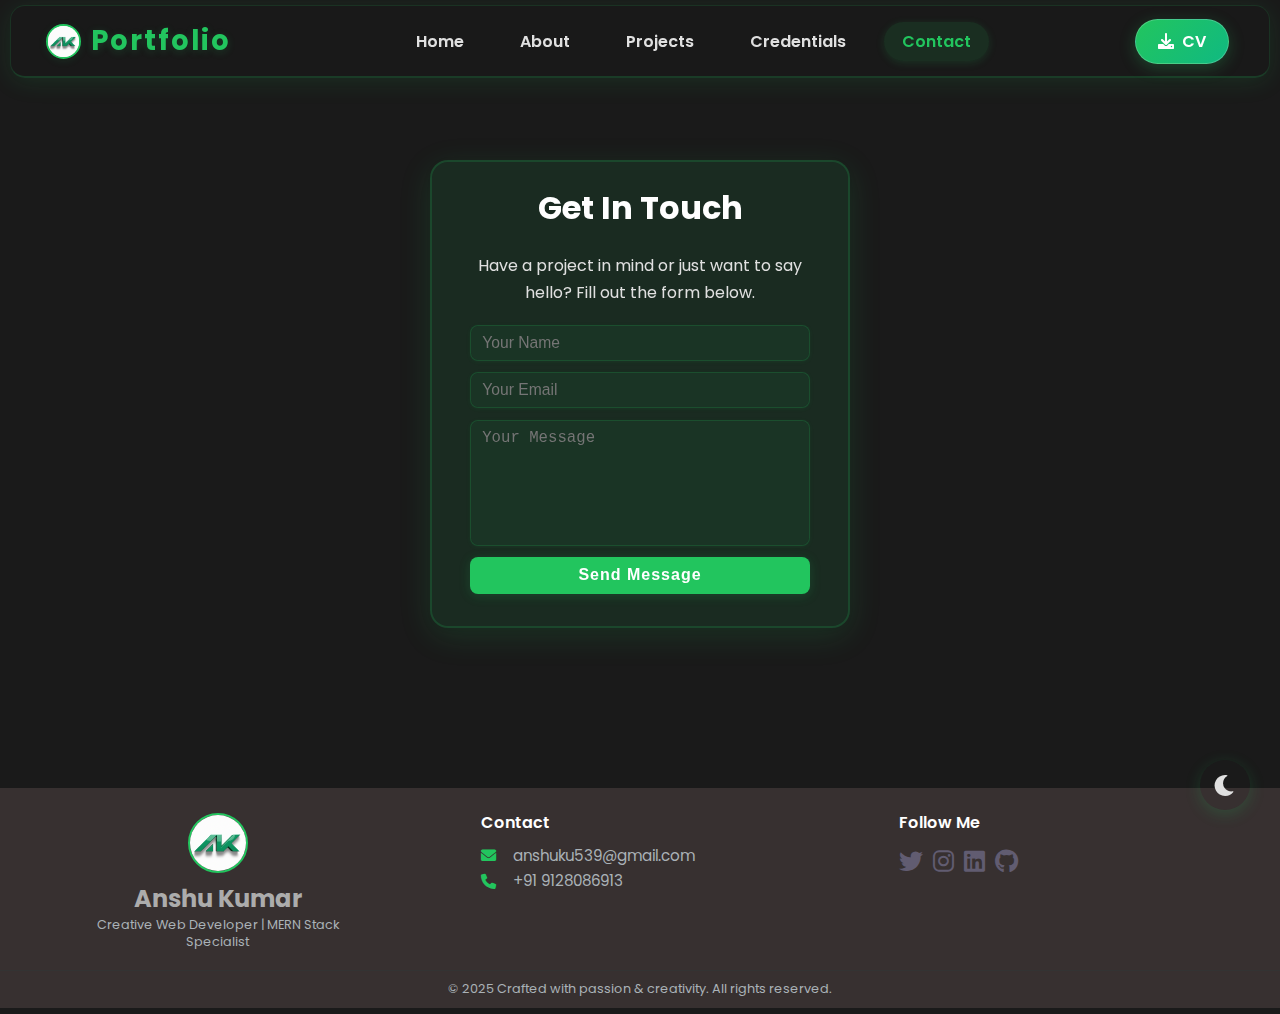
<file: contact.html>
<!DOCTYPE html>
<html lang="en">

<head>
    <meta charset="UTF-8">
    <meta name="viewport" content="width=device-width, initial-scale=1.0">
    <title>Anshu Kumar | Contact</title>
    
    <!-- Prevent Theme Flash -->
    <script>
        (function() {
            const theme = localStorage.getItem('theme') || 'dark';
            if (theme === 'light') {
                document.documentElement.setAttribute('data-theme', 'light');
            }
        })();
    </script>
    
    <link rel="stylesheet" href="CSS/style.css">
    <link href="https://fonts.googleapis.com/css2?family=Poppins:wght@300;400;600;700&display=swap" rel="stylesheet">
    <link rel="stylesheet" href="https://cdnjs.cloudflare.com/ajax/libs/font-awesome/6.0.0-beta3/css/all.min.css">

    <link href="https://fonts.googleapis.com/css2?family=Righteous&display=swap" rel="stylesheet">
    <link rel="icon" type="image/png" href="photo/aklogo.png">
</head>

<body>
    <div id="preloader">
        <div class="spinner"></div>
    </div>
    <header>
        <nav>
            <div class="logo-group">
                <button class="hamburger-menu" title="Open menu">
                    <i class="fa-solid fa-bars"></i>
                </button>
                <img src="photo/aklogo.png" alt="Anshu Kumar Logo" class="logo-img">
                <div class="logo">Portfolio</div>
            </div>
            <ul class="nav-links">
                <li><a href="index.html">Home</a></li>
                <li><a href="about.html">About</a></li>
                <li><a href="projects.html">Projects</a></li>
                <li><a href="credentials.html">Credentials</a></li>
                <li><a href="contact.html">Contact</a></li>
            </ul>
            <div class="cv">
                <a href="photo/cv.pdf" class="cv-button" rel="noopener"><i class="fa-solid fa-download"></i>CV</a>
            </div>
        </nav>
    </header>

    <!-- Scroll to Top Button -->
    <button id="scrollTopBtn" class="scroll-top-btn" title="Go to top">
        <i class="fas fa-arrow-up"></i>
    </button>

    <!-- Theme Toggle -->
    <button id="themeToggle" class="theme-toggle" title="Toggle theme">
        <i class="fas fa-moon"></i>
    </button>

    <main>
        <!-- Contact Section -->
        <section id="contact" class="fade-in">
            <h2>Get In Touch</h2>
            <p>Have a project in mind or just want to say hello? Fill out the form below.</p>

            <form id="contact-form" action="https://formspree.io/f/mjkoelvr" method="POST">
                <input type="text" name="name" placeholder="Your Name" required>
                <input type="email" name="email" placeholder="Your Email" required>
                <textarea name="message" rows="6" placeholder="Your Message" required></textarea>
                <button type="submit" class="cta-button">Send Message</button>
            </form>
            <div id="form-status"></div>
        </section>
    </main>

    <!-- Footer Section -->


    <footer class="site-footer">
        <div class="footer-main">
            <div class="footer-brand">
                <img src="photo/aklogo.png" alt="Anshu Kumar Logo" class="footer-logo">
                <h2>Anshu Kumar</h2>
                <p class="footer-tagline">Creative Web Developer | MERN Stack Specialist</p>
            </div>
            <div class="footer-contact">
                <h3>Contact</h3>
                <ul>
                    <li><i class="fas fa-envelope"></i> <a href="mailto:anshuku539@gmail.com">anshuku539@gmail.com</a>
                    </li>
                    <li><i class="fas fa-phone"></i> <a href="tel:+91 9128086913">+91 9128086913</a></li>
                </ul>
            </div>
            <div class="footer-social">
                <h3>Follow Me</h3>
                <div class="social-icons">
                    <a href="https://x.com/AnshuKu04432837" target="_blank" rel="noopener" title="Twitter"><i
                            class="fab fa-twitter"></i></a>
                    <a href="https://www.instagram.com/skyasthetic_35/" target="_blank" rel="noopener"
                        title="Instagram"><i class="fab fa-instagram"></i></a>
                    <a href="https://linkedin.com/in/anshukumar539" target="_blank" rel="noopener" title="LinkedIn"><i
                            class="fab fa-linkedin"></i></a>
                    <a href="https://github.com/anshuku539" target="_blank" rel="noopener" title="GitHub"><i
                            class="fab fa-github"></i></a>
                </div>
            </div>
        </div>
        <div class="footer-bottom">
            <p>&copy; 2025 Crafted with passion & creativity. All rights reserved.</p>
        </div>
    </footer>

    <script src="script.js"></script>
</body>

</html>
</file>
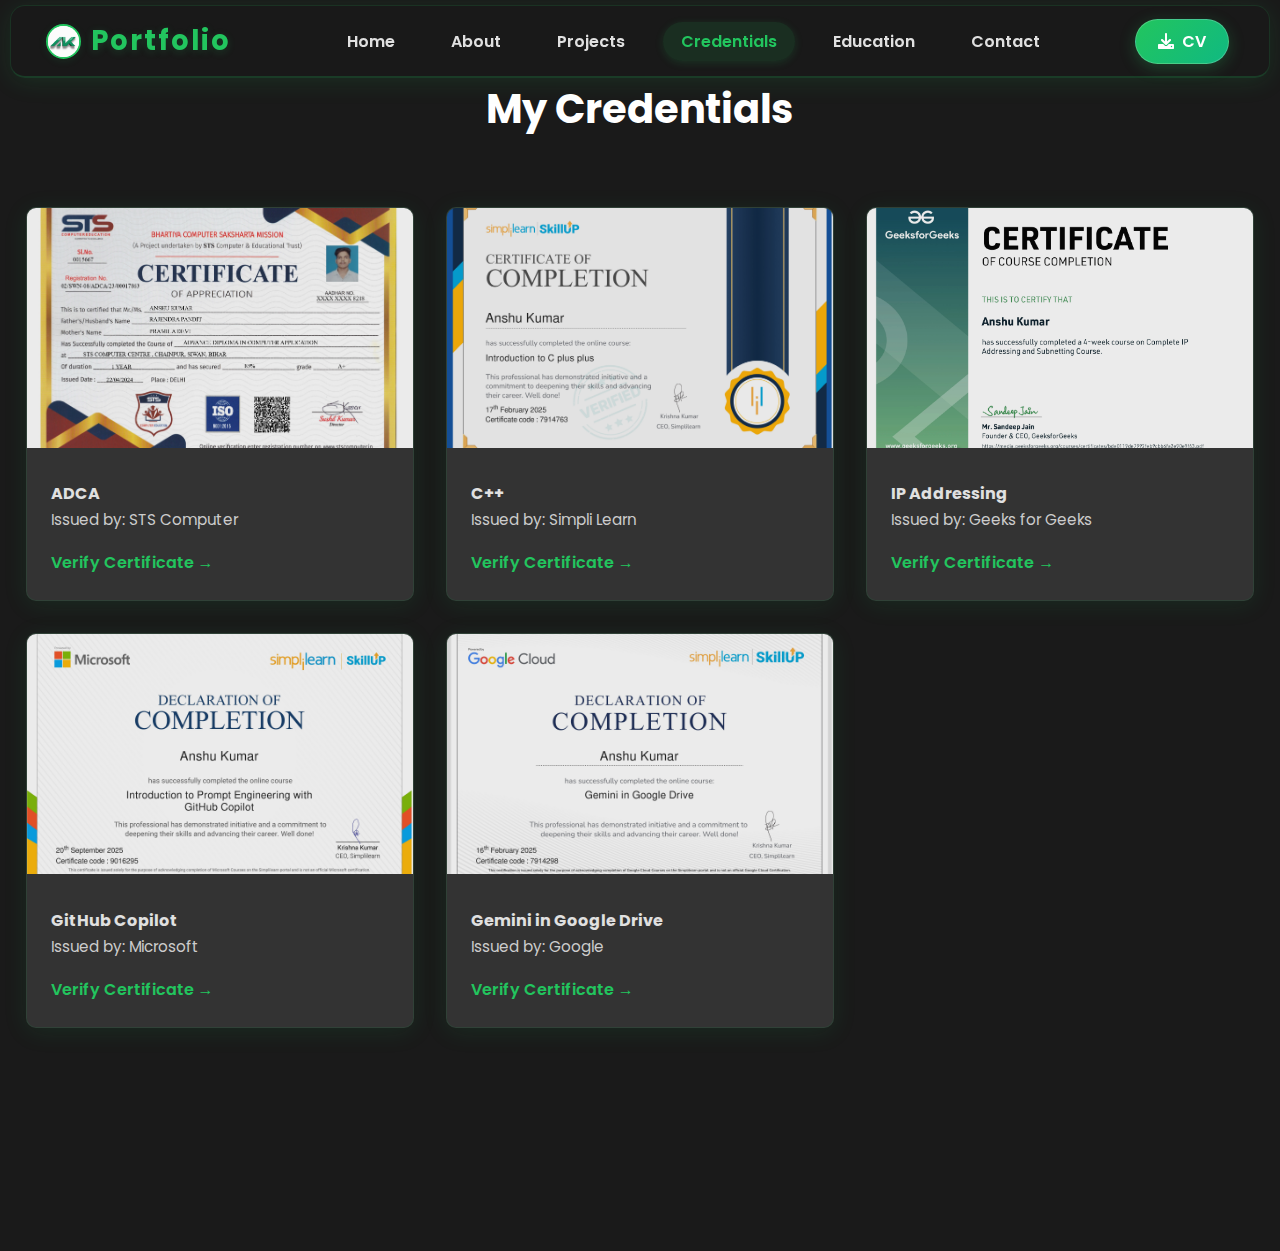
<file: credentials.html>
<!DOCTYPE html>
<html lang="en">

<head>
    <meta charset="UTF-8">
    <meta name="viewport" content="width=device-width, initial-scale=1.0">
    <title>Anshu Kumar | Credentials</title>

    <!-- Prevent Theme Flash -->
    <script>
        (function () {
            const theme = localStorage.getItem('theme') || 'dark';
            if (theme === 'light') {
                document.documentElement.setAttribute('data-theme', 'light');
            }
        })();
    </script>

    <link rel="stylesheet" href="CSS/style.css">
    <link href="https://fonts.googleapis.com/css2?family=Poppins:wght@300;400;600;700&display=swap" rel="stylesheet">
    <link rel="stylesheet" href="https://cdnjs.cloudflare.com/ajax/libs/font-awesome/6.0.0-beta3/css/all.min.css">

    <link href="https://fonts.googleapis.com/css2?family=Righteous&display=swap" rel="stylesheet">
    <link rel="icon" type="image/png" href="photo/aklogo.png">
</head>

<body>
    <div id="preloader">
        <div class="spinner"></div>
    </div>
    <header>
        <nav>
            <div class="logo-group">
                <button class="hamburger-menu" title="Open menu">
                    <i class="fa-solid fa-bars"></i>
                </button>
                <img src="photo/aklogo.png" alt="Anshu Kumar Logo" class="logo-img">
                <div class="logo">Portfolio</div>
            </div>
            <ul class="nav-links">
                <li><a href="index.html">Home</a></li>
                <li><a href="about.html">About</a></li>
                <li><a href="projects.html">Projects</a></li>
                <li><a href="credentials.html">Credentials</a></li>
                <li><a href="education.html">Education</a></li>
                <li><a href="contact.html">Contact</a></li>
            </ul>
            <div class="cv">
                <a href="photo/cv.pdf" class="cv-button" rel="noopener">
                    <i class="fa-solid fa-download"></i>CV
                </a>
                <!-- Theme Toggle -->
                <button id="themeToggle" class="theme-toggle" title="Toggle theme">
                    <i class="fas fa-moon"></i>
                </button>
            </div>
        </nav>
    </header>

    <!-- Scroll to Top Button -->
    <button id="scrollTopBtn" class="scroll-top-btn" title="Go to top">
        <i class="fas fa-arrow-up"></i>
    </button>


    <main>
        <!-- Credentials Section -->
        <section id="credentials" class="fade-in">
            <h2>My Credentials</h2>
            <div class="credentials-grid">

                <div class="credential-card">
                    <img src="photo/adca-certificate.webp" alt="Certificate Screenshot">
                    <div class="credential-info">
                        <h4>ADCA</h4>
                        <p>Issued by: STS Computer</p>
                        <a href="https://www.stscomputer.in/certificate.php" class="credential-link" target="_blank"
                            rel="noopener">Verify Certificate &rarr;</a>
                    </div>
                </div>

                <div class="credential-card">
                    <img src="photo/cpp-ertificate.webp" alt="Certificate Screenshot">
                    <div class="credential-info">
                        <h4>C++</h4>
                        <p>Issued by: Simpli Learn</p>
                        <a href="#" class="credential-link" target="_blank" rel="noopener">Verify Certificate &rarr;</a>
                    </div>
                </div>

                <div class="credential-card">
                    <img src="photo/ip-addressing-certificate.webp" alt="Certificate Screenshot">
                    <div class="credential-info">
                        <h4>IP Addressing</h4>
                        <p>Issued by: Geeks for Geeks</p>
                        <a href="#" class="credential-link" target="_blank" rel="noopener">Verify Certificate &rarr;</a>
                    </div>
                </div>

                <div class="credential-card">
                    <img src="photo/gitHub-copilot-course.webp" alt="Certificate Screenshot">
                    <div class="credential-info">
                        <h4>GitHub Copilot</h4>
                        <p>Issued by: Microsoft</p>
                        <a href="https://simpli-web.app.link/e/yUpeZQaDOWb" class="credential-link" target="_blank"
                            rel="noopener">Verify Certificate &rarr;</a>
                    </div>
                </div>

                <div class="credential-card">
                    <img src="photo/Gemini-inoogle-drive.webp" alt="Certificate Screenshot">
                    <div class="credential-info">
                        <h4>Gemini in Google Drive</h4>
                        <p>Issued by: Google</p>
                        <a href="https://simpli-web.app.link/e/TEYCmJIGOWb" class="credential-link" target="_blank"
                            rel="noopener">Verify Certificate &rarr;</a>
                    </div>
                </div>
            </div>
        </section>
    </main>


    <script src="script.js"></script>
</body>

</html>
</file>
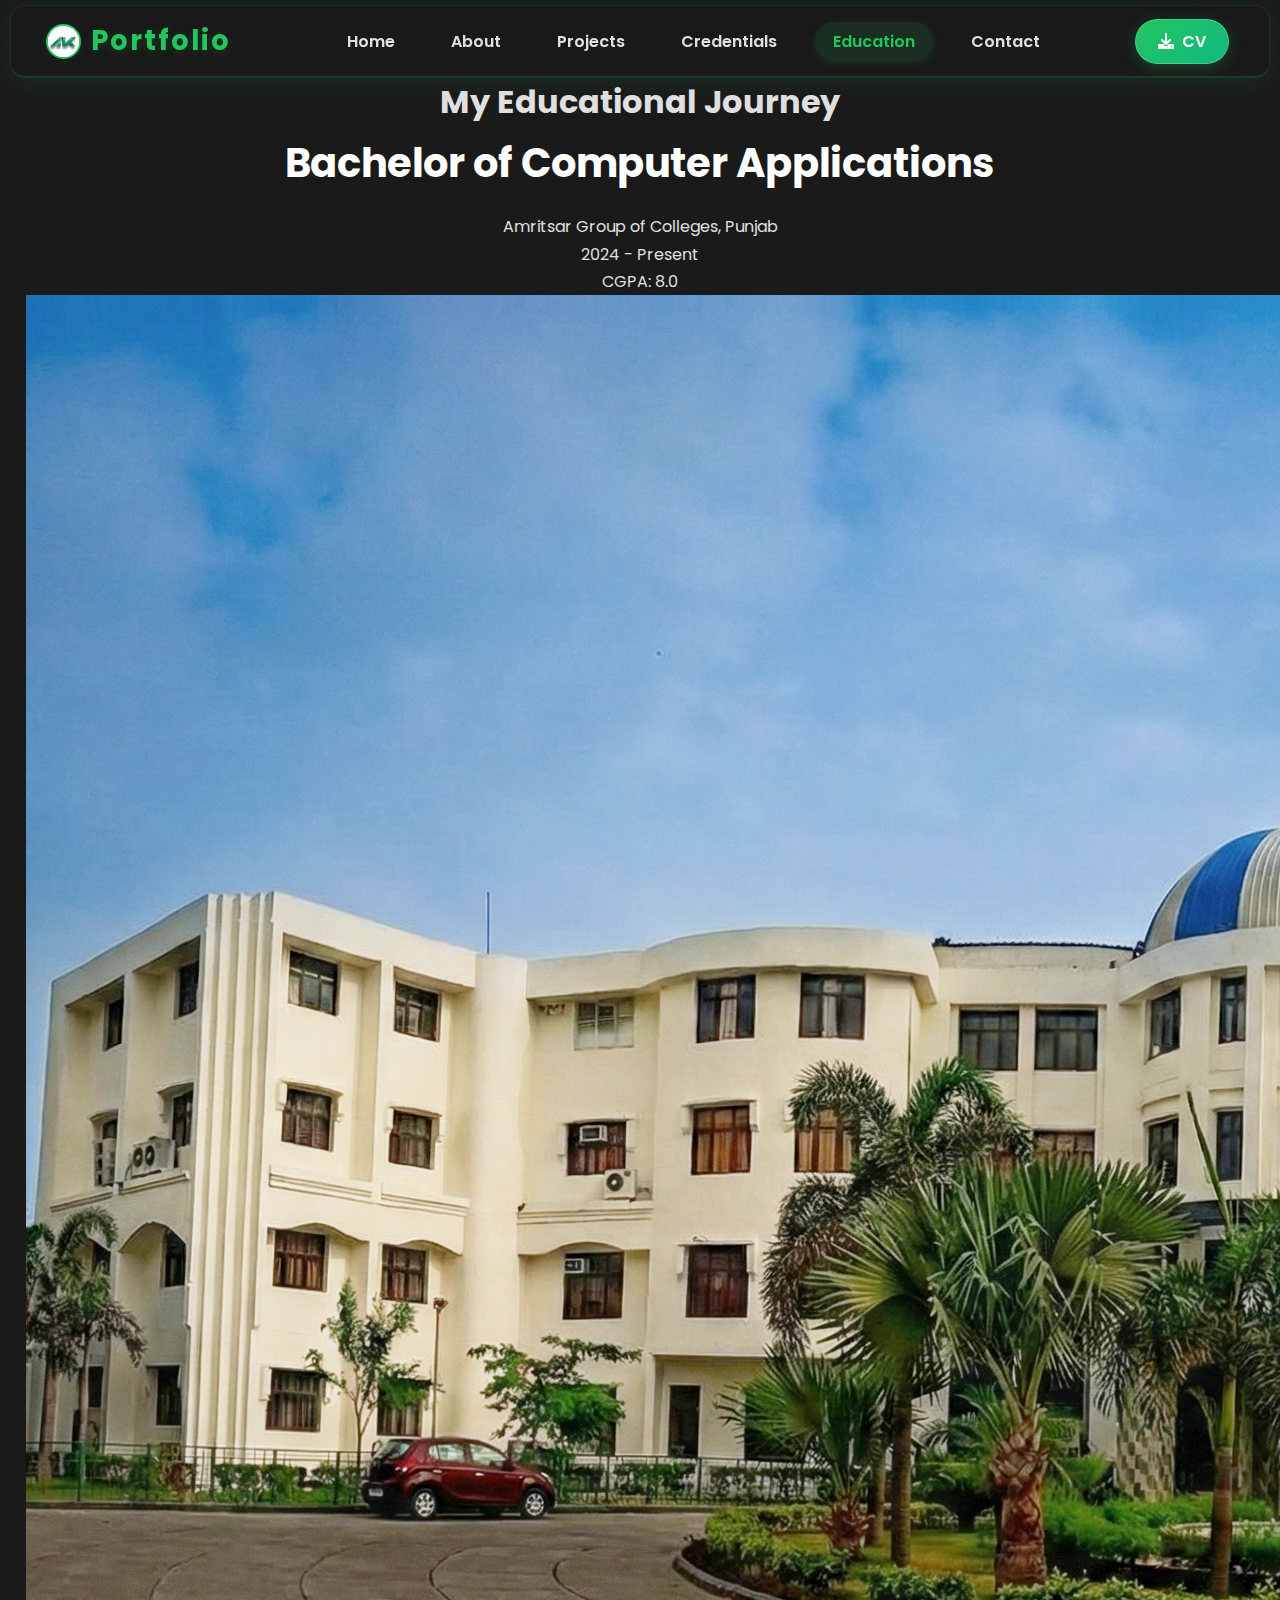
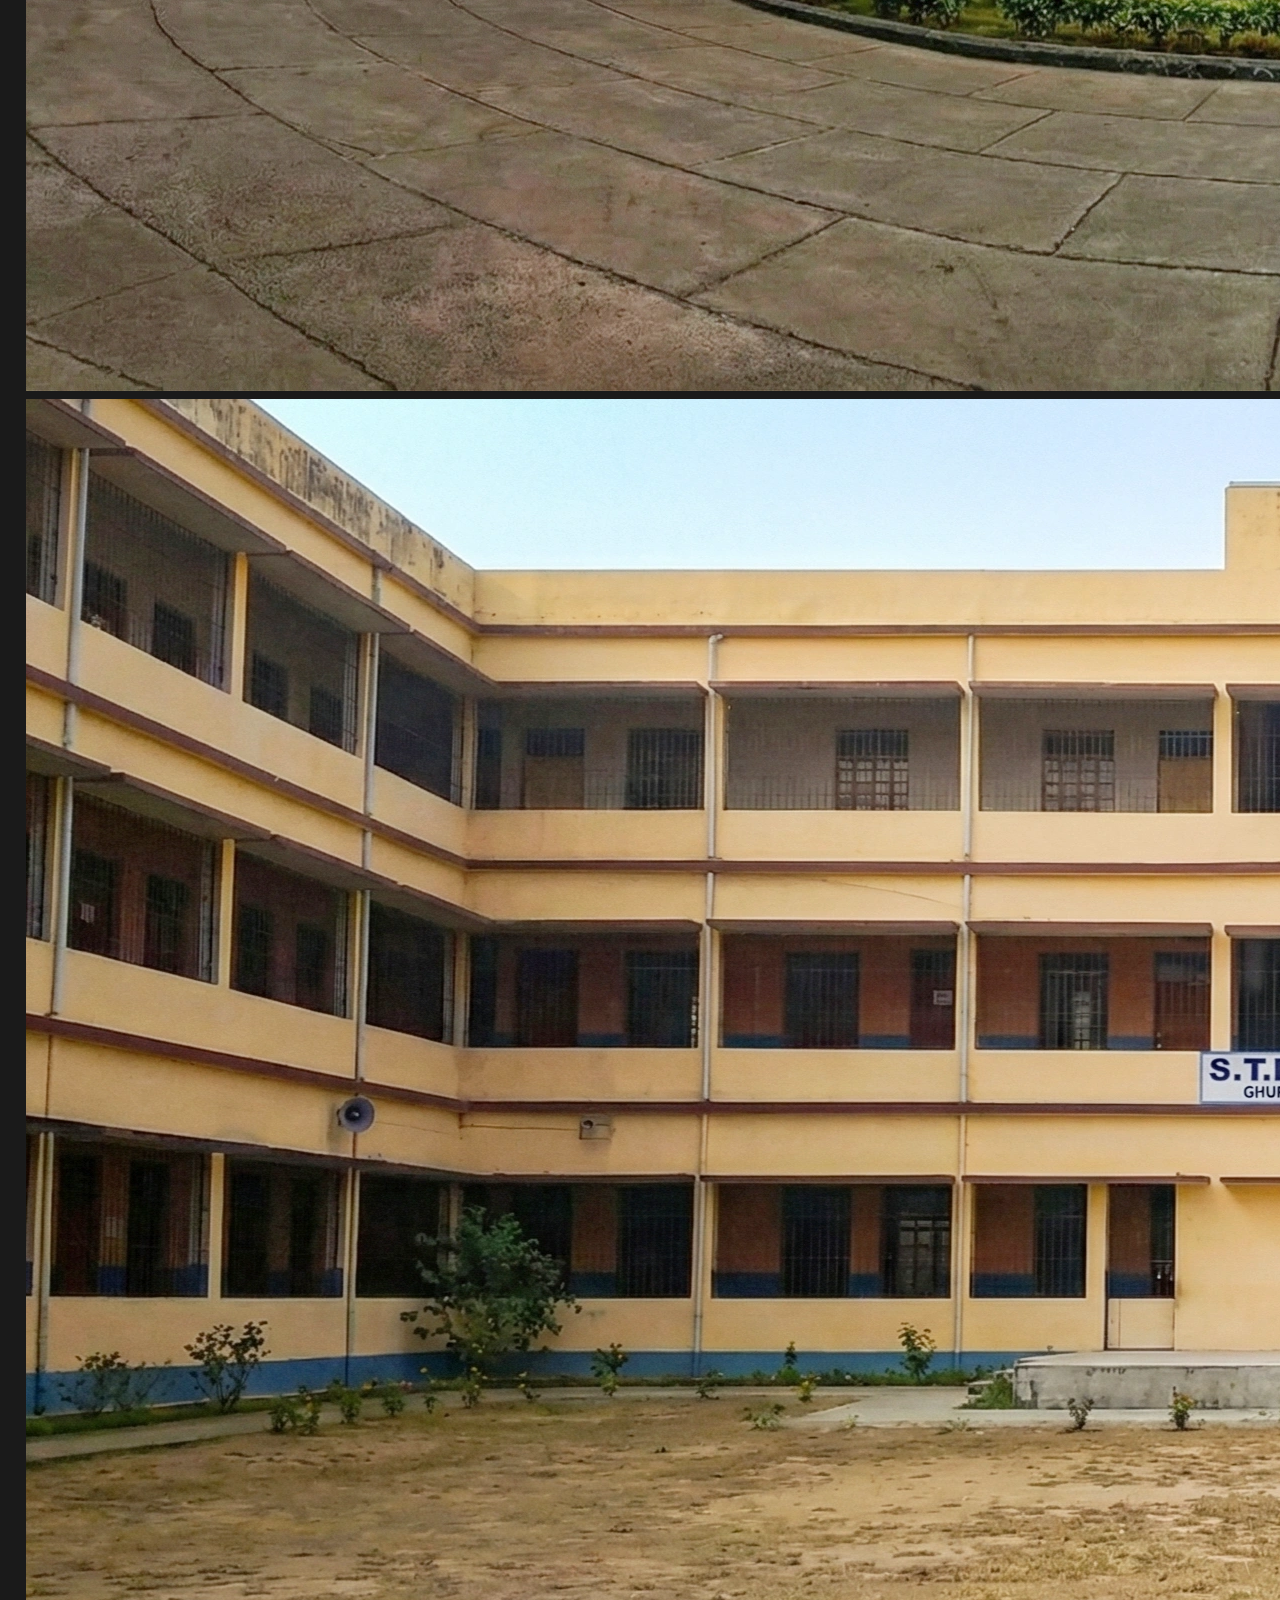
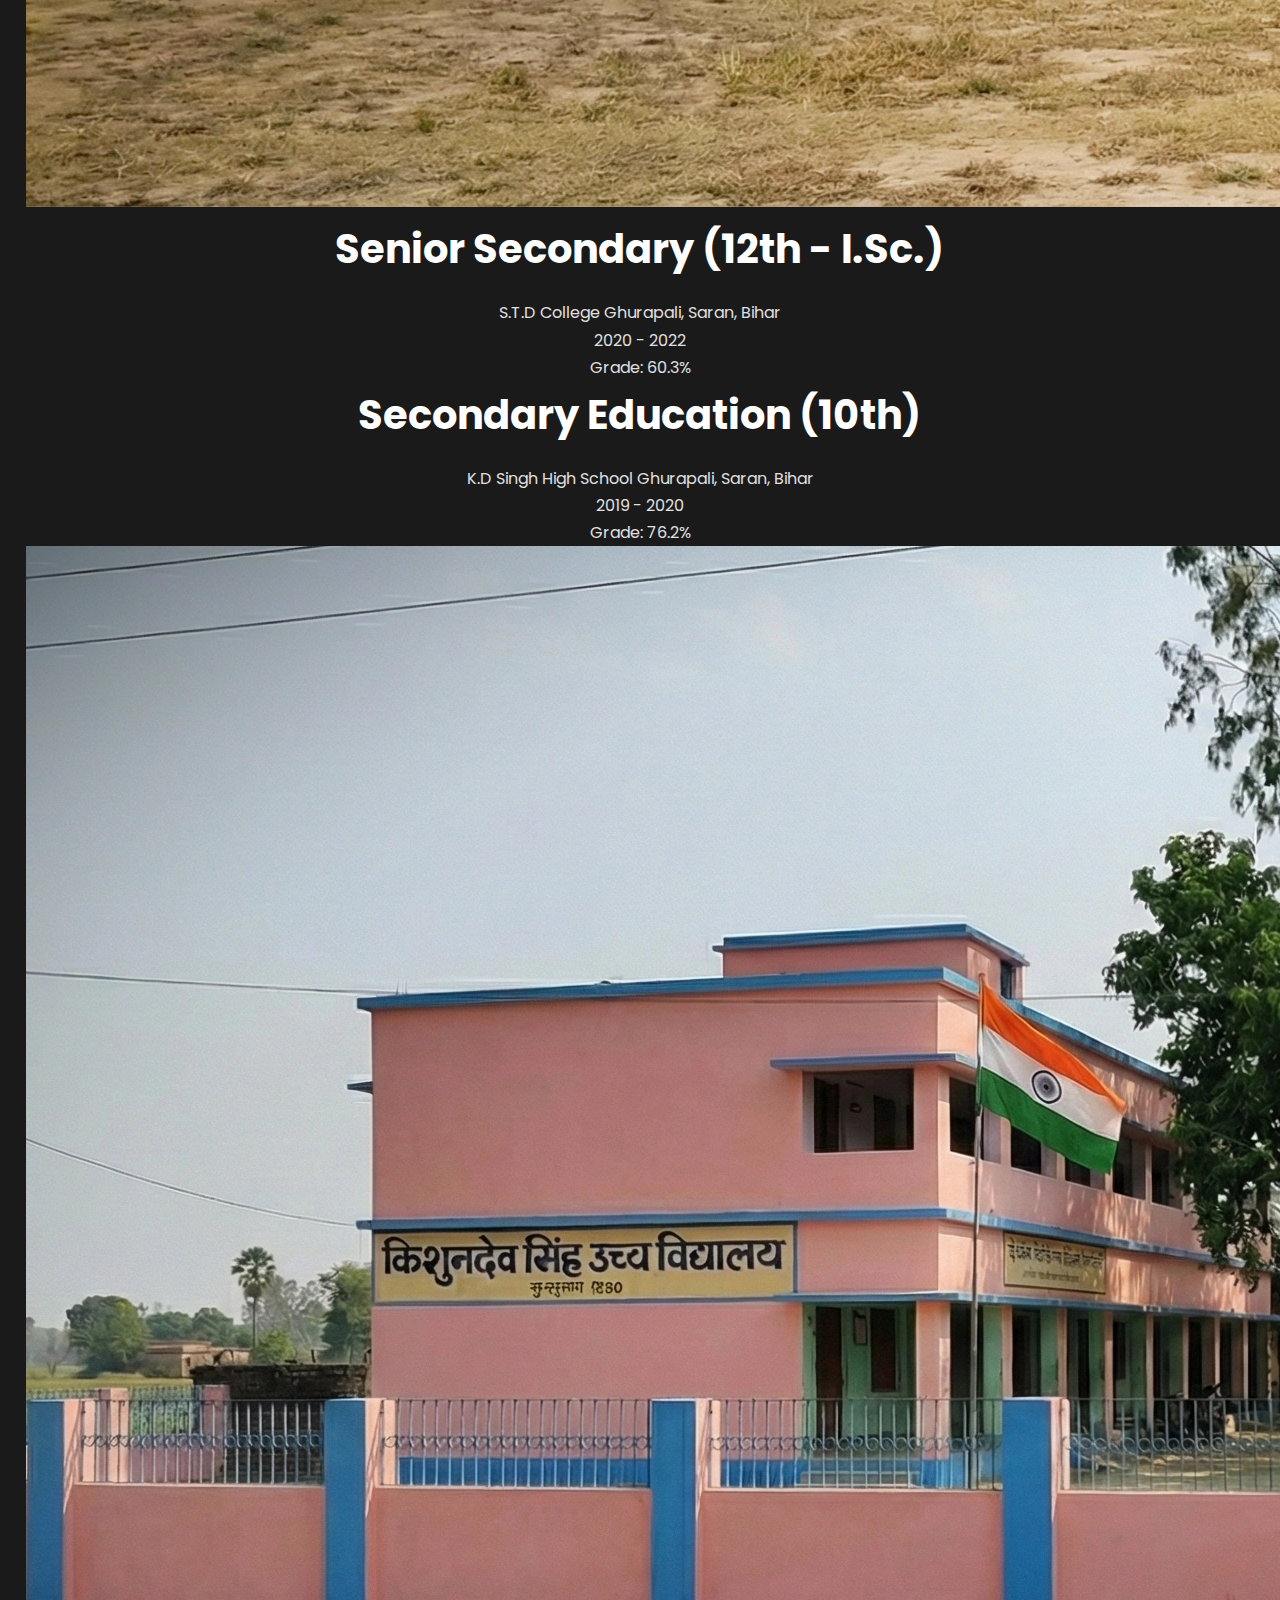
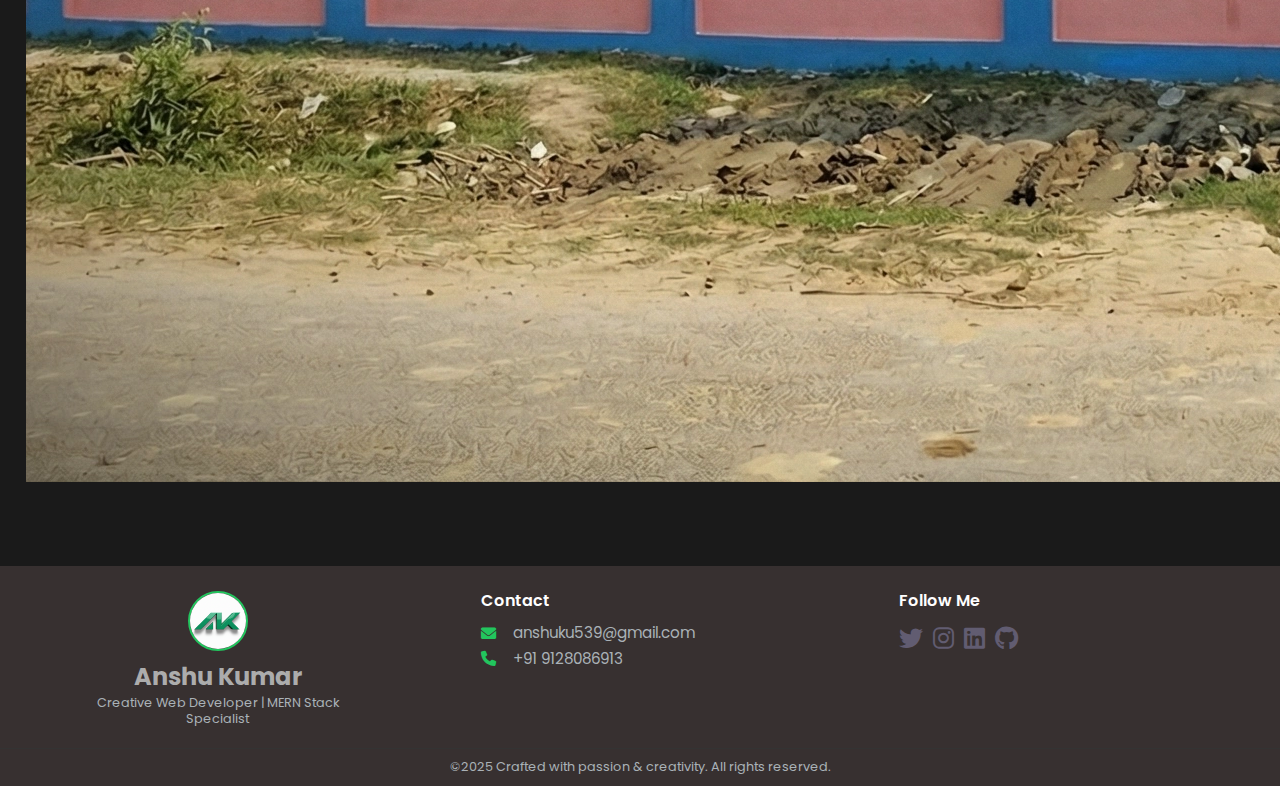
<file: education.html>
<!DOCTYPE html>
<html lang="en">

<head>
    <meta charset="UTF-8" />
    <meta name="viewport" content="width=device-width, initial-scale=1.0" />

    <title>Education | Anshu Kumar - Aspiring Full Stack Developer</title>

    <meta name="description"
        content="Explore the educational journey of Anshu Kumar, BCA student and aspiring Full Stack Developer. Academic background, institutions, and achievements." />

    <link rel="canonical" href="https://yourdomain.com/education.html" />
    <link rel="stylesheet" href="CSS/style.css">
    <link href="https://fonts.googleapis.com/css2?family=Poppins:wght@300;400;600;700&display=swap" rel="stylesheet">
    <link rel="stylesheet" href="https://cdnjs.cloudflare.com/ajax/libs/font-awesome/6.0.0-beta3/css/all.min.css">

    <link href="https://fonts.googleapis.com/css2?family=Righteous&display=swap" rel="stylesheet">
    <link rel="icon" type="image/png" href="photo/aklogo.png">

    <!-- Prevent Theme Flash -->
    <script>
        (function () {
            const theme = localStorage.getItem('theme') || 'dark';
            if (theme === 'light') {
                document.documentElement.setAttribute('data-theme', 'light');
            }
        })();
    </script>
</head>

<body>
    <div id="preloader">
        <div class="spinner"></div>
    </div>
    <header>
        <nav>
            <div class="logo-group">
                <button class="hamburger-menu" title="Open menu">
                    <i class="fa-solid fa-bars"></i>
                </button>
                <img src="photo/aklogo.png" alt="Anshu Kumar Logo" class="logo-img">
                <div class="logo">Portfolio</div>
            </div>
            <ul class="nav-links">
                <li><a href="index.html">Home</a></li>
                <li><a href="about.html">About</a></li>
                <li><a href="projects.html">Projects</a></li>
                <li><a href="credentials.html">Credentials</a></li>
                <li><a href="education.html">Education</a></li>
                <li><a href="contact.html">Contact</a></li>
            </ul>
            <div class="cv">
                <a href="photo/cv.pdf" class="cv-button" rel="noopener">
                    <i class="fa-solid fa-download"></i>CV
                </a>
                <!-- Theme Toggle -->
                <button id="themeToggle" class="theme-toggle" title="Toggle theme">
                    <i class="fas fa-moon"></i>
                </button>
            </div>
        </nav>
    </header>

    <!-- Scroll to Top Button -->
    <button id="scrollTopBtn" class="scroll-top-btn" title="Go to top">
        <i class="fas fa-arrow-up"></i>
    </button>

    <main>

        <section class="edu-ref fade-in">
            <h1 class="edu-heading">My Educational Journey</h1>

            <div class="edu-wrap">

                <div class="edu-center-line"></div>

                <!-- ITEM 1 -->
                <article class="edu-row">
                    <div class="edu-dot"></div>

                    <div class="edu-card left">
                        <h2>Bachelor of Computer Applications</h2>
                        <p class="edu-place">Amritsar Group of Colleges, Punjab</p>
                        <p class="edu-time">2024 - Present</p>
                        <span class="edu-score">CGPA: 8.0</span>
                    </div>

                    <div class="edu-photo right">
                        <img src="photo/amritsar-groupof-colleges.webp" alt="Amritsar Group of Colleges Campus"
                            loading="lazy">
                    </div>
                </article>

                <!-- ITEM 2 -->
                <article class="edu-row">
                    <div class="edu-dot"></div>

                    <div class="edu-photo left">
                        <img src="photo/std-college-ghurapali.webp" alt="STD College Ghurapali" loading="lazy">
                    </div>

                    <div class="edu-card right">
                        <h2>Senior Secondary (12th - I.Sc.)</h2>
                        <p class="edu-place">S.T.D College Ghurapali, Saran, Bihar
                        <p>
                        <p class="edu-time">2020 - 2022</p>
                        <span class="edu-score">Grade: 60.3%</span>
                    </div>
                </article>

                <!-- ITEM 3 -->
                <article class="edu-row">
                    <div class="edu-dot"></div>

                    <div class="edu-card left">
                        <h2>Secondary Education (10th)</h2>
                        <p class="edu-place">K.D Singh High School Ghurapali, Saran, Bihar</p>
                        <p class="edu-time">2019 - 2020 </p>
                        <span class="edu-score">Grade: 76.2%</span>
                    </div>

                    <div class="edu-photo right">
                        <img src="photo/kds-highSchool.webp" alt="KD singh high school ghurapali" loading="lazy">
                    </div>
                </article>

            </div>
        </section>


    </main>

    <!-- Footer Section -->

    <footer class="site-footer">
        <div class="footer-main">
            <div class="footer-brand">
                <img src="photo/aklogo.png" alt="Anshu Kumar Logo" class="footer-logo">
                <h2>Anshu Kumar</h2>
                <p class="footer-tagline">Creative Web Developer | MERN Stack Specialist</p>
            </div>
            <div class="footer-contact">
                <h3>Contact</h3>
                <ul>
                    <li><i class="fas fa-envelope"></i> <a href="mailto:anshuku539@gmail.com">anshuku539@gmail.com</a>
                    </li>
                    <li><i class="fas fa-phone"></i> <a href="tel:+91 9128086913">+91 9128086913</a></li>
                </ul>
            </div>
            <div class="footer-social">
                <h3>Follow Me</h3>
                <div class="social-icons">
                    <a href="https://x.com/AnshuKu04432837" target="_blank" rel="noopener" title="Twitter"><i
                            class="fab fa-twitter"></i></a>
                    <a href="https://www.instagram.com/skyasthetic_35/" target="_blank" rel="noopener"
                        title="Instagram"><i class="fab fa-instagram"></i></a>
                    <a href="https://linkedin.com/in/anshukumar539" target="_blank" rel="noopener" title="LinkedIn"><i
                            class="fab fa-linkedin"></i></a>
                    <a href="https://github.com/anshuku539" target="_blank" rel="noopener" title="GitHub"><i
                            class="fab fa-github"></i></a>
                </div>
            </div>
        </div>
        <div class="footer-bottom">
            <p>&copy;2025 Crafted with passion & creativity. All rights reserved.</p>
        </div>
    </footer>

    <script src="script.js"></script>
</body>

</html>
</file>
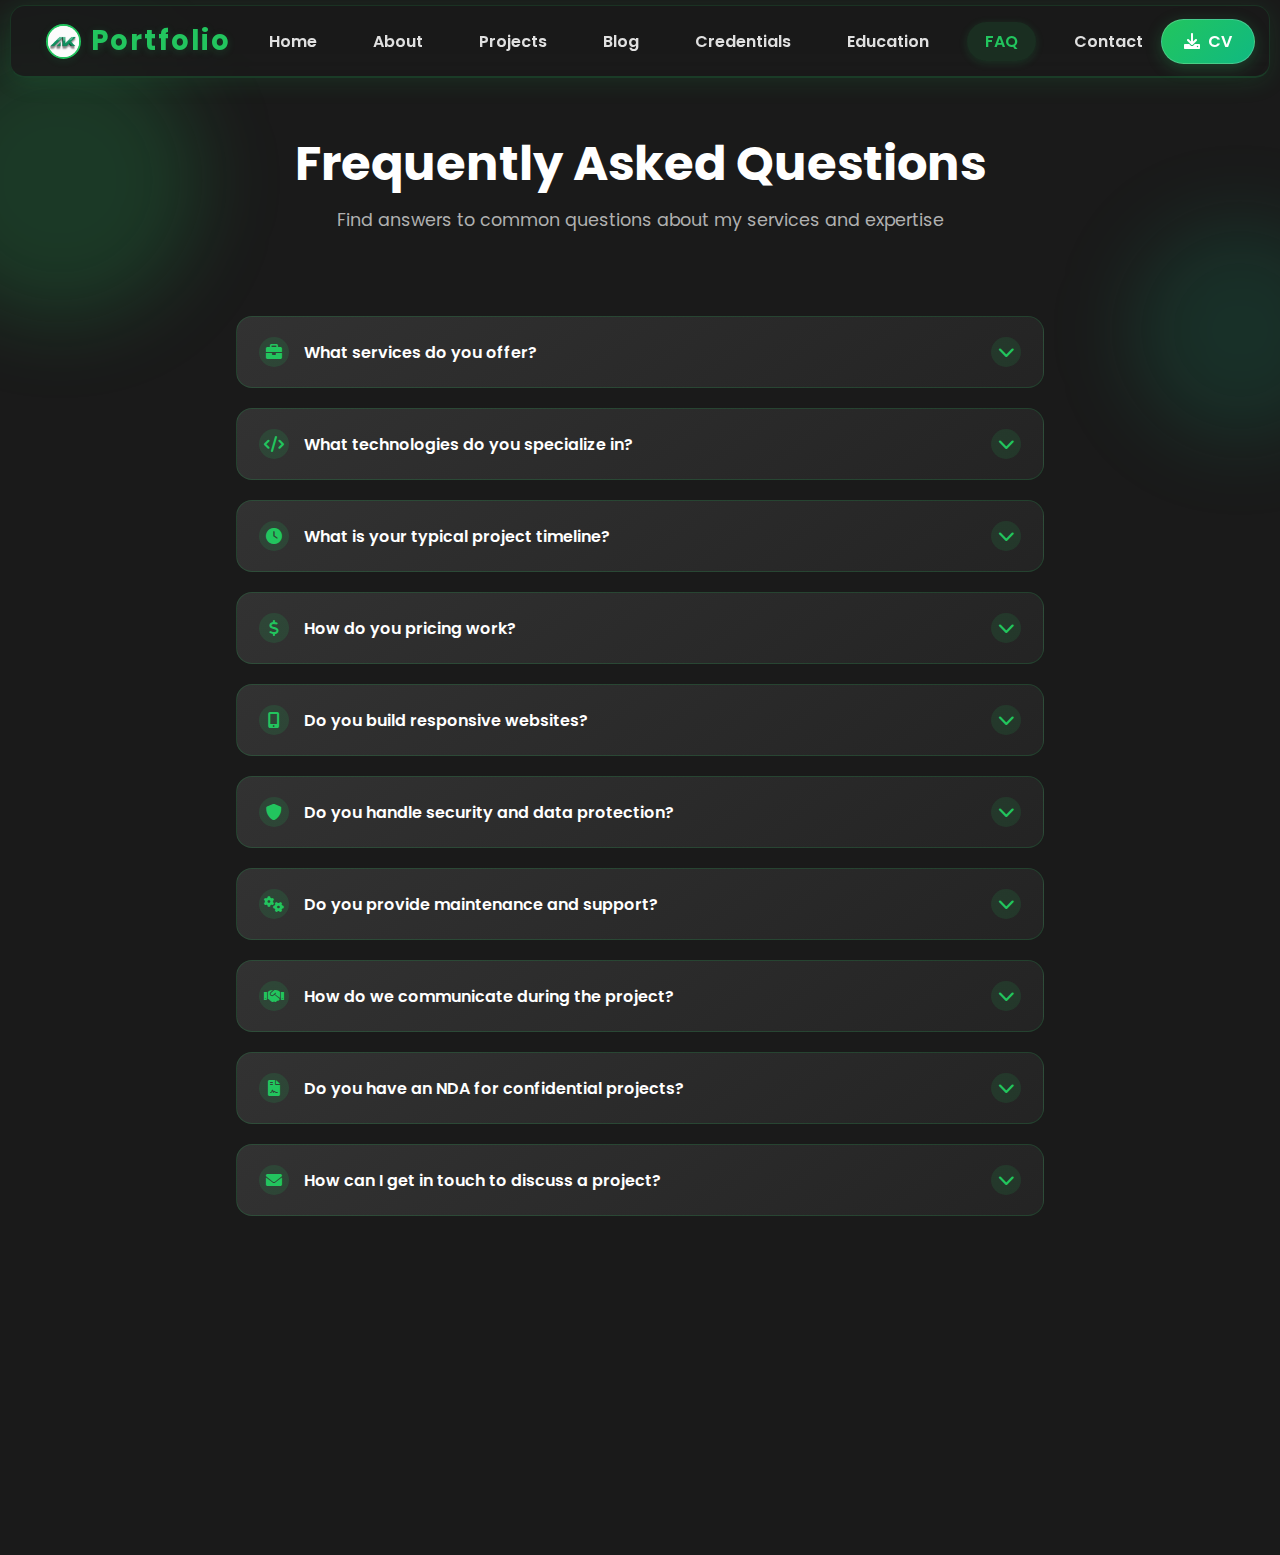
<file: faq.html>
<!DOCTYPE html>
<html lang="en">

<head>
    <meta charset="UTF-8">
    <meta name="viewport" content="width=device-width, initial-scale=1.0">
    <meta name="description"
        content="Frequently Asked Questions about Anshu Kumar's web development services, skills, and collaboration.">
    <title>FAQ | Anshu Kumar - Web Developer</title>

    <!-- Open Graph Tags -->
    <meta property="og:title" content="FAQ | Anshu Kumar - Web Developer">
    <meta property="og:description"
        content="Common questions and answers about web development services and collaboration.">
    <meta property="og:type" content="website">
    <meta property="og:image" content="https://anshuku539.github.io/akportfolio/photo/aklogo.png">

    <link rel="icon" type="image/png" href="photo/aklogo.png">
    <link rel="stylesheet" href="CSS/style.css">
    <link href="https://fonts.googleapis.com/css2?family=Poppins:wght@300;400;600;700&display=swap" rel="stylesheet">
    <link rel="stylesheet" href="https://cdnjs.cloudflare.com/ajax/libs/font-awesome/6.0.0-beta3/css/all.min.css">
    <link href="https://fonts.googleapis.com/css2?family=Righteous&display=swap" rel="stylesheet">

    <style>
        html, body {
            margin: 0;
            padding: 0;
            overflow-x: hidden;
        }

        .faq-page {
            position: relative;
            overflow-x: hidden;
        }

        .faq-page::before,
        .faq-page::after {
            content: "";
            position: absolute;
            border-radius: 50%;
            filter: blur(40px);
            pointer-events: none;
            z-index: 0;
        }

        .faq-page::before {
            width: 280px;
            height: 280px;
            background: rgba(34, 197, 94, 0.18);
            top: 40px;
            left: -80px;
        }

        .faq-page::after {
            width: 220px;
            height: 220px;
            background: rgba(16, 185, 129, 0.14);
            top: 220px;
            right: -70px;
        }

        .faq-header,
        .faq-container {
            margin-top: 0;
            position: relative;
            z-index: 1;
        }

        main {
            padding-top: 76px;
        }

        .faq-container {
            max-width: 860px;
            margin: 0 auto;
            padding: 40px 2%;
        }

        .faq-item {
            background: linear-gradient(145deg, rgba(51, 51, 51, 0.96), rgba(36, 36, 36, 0.96));
            border: 1px solid rgba(34, 197, 94, 0.18);
            border-radius: 16px;
            margin-bottom: 20px;
            overflow: hidden;
            transition: transform 0.25s ease, box-shadow 0.25s ease, border-color 0.25s ease;
        }

        .faq-item:hover {
            box-shadow: 0 14px 34px rgba(34, 197, 94, 0.16);
            border-color: rgba(34, 197, 94, 0.38);
            transform: translateY(-3px);
        }

        .faq-question {
            display: flex;
            justify-content: space-between;
            align-items: center;
            padding: 20px 22px;
            cursor: pointer;
            background: transparent;
            transition: all 0.3s ease;
            font-weight: 600;
            color: #fff;
        }

        .faq-question:hover {
            background: rgba(34, 197, 94, 0.08);
        }

        .faq-question-text {
            flex: 1;
            text-align: left;
            display: flex;
            align-items: center;
            gap: 15px;
        }

        .faq-icon {
            color: var(--primary-color);
            font-size: 1rem;
            min-width: 30px;
            width: 30px;
            height: 30px;
            border-radius: 50%;
            display: inline-flex;
            align-items: center;
            justify-content: center;
            background: rgba(34, 197, 94, 0.15);
        }

        .faq-toggle {
            font-size: 1.05rem;
            color: var(--primary-color);
            transition: transform 0.3s ease;
            cursor: pointer;
            width: 30px;
            height: 30px;
            border-radius: 50%;
            display: inline-flex;
            align-items: center;
            justify-content: center;
            background: rgba(34, 197, 94, 0.12);
        }

        .faq-toggle.active {
            transform: rotate(180deg);
        }

        .faq-answer {
            max-height: 0;
            overflow: hidden;
            transition: max-height 0.35s ease;
            background: rgba(34, 197, 94, 0.06);
        }

        .faq-answer.active {
            max-height: 500px;
        }

        .faq-answer-content {
            padding: 18px 22px 22px;
            color: #b0b0b0;
            line-height: 1.8;
        }

        .faq-answer-content ul {
            margin-top: 10px;
            padding-left: 20px;
        }

        .faq-answer-content a {
            color: var(--primary-color);
            text-decoration: none;
            border-bottom: 1px dashed rgba(34, 197, 94, 0.5);
        }

        .faq-answer code {
            background: rgba(34, 197, 94, 0.2);
            color: var(--primary-color);
            padding: 2px 6px;
            border-radius: 4px;
            font-family: 'Courier New', monospace;
        }

        .faq-header {
            text-align: center;
            padding: 60px 2% 40px;
        }

        .faq-header h1 {
            font-size: 3rem;
            color: #fff;
            margin-bottom: 15px;
            line-height: 1.15;
        }

        .faq-header p {
            color: #b0b0b0;
            font-size: 1.1rem;
            max-width: 700px;
            margin: 0 auto;
        }

        .faq-cta {
            margin: 28px auto 60px;
            padding: 26px;
            max-width: 860px;
            border-radius: 16px;
            border: 1px solid rgba(34, 197, 94, 0.22);
            background: linear-gradient(145deg, rgba(34, 197, 94, 0.14), rgba(16, 185, 129, 0.06));
            text-align: center;
        }

        .faq-cta h3 {
            margin-bottom: 8px;
        }

        .faq-cta p {
            color: #b0b0b0;
            margin-bottom: 16px;
        }

        .faq-cta .cta-button {
            display: inline-block;
            text-decoration: none;
            padding: 10px 18px;
            border-radius: 10px;
            background: var(--gradient-1);
            color: #fff;
            font-weight: 600;
            transition: transform 0.25s ease, box-shadow 0.25s ease;
        }

        .faq-cta .cta-button:hover {
            transform: translateY(-2px);
            box-shadow: var(--shadow-hover);
        }

        @media (max-width: 768px) {
            main {
                padding-top: 62px;
            }

            .faq-page::before {
                width: 170px;
                height: 170px;
                top: 24px;
                left: -48px;
            }

            .faq-page::after {
                width: 140px;
                height: 140px;
                top: 170px;
                right: -36px;
            }

            .faq-header {
                padding: 18px 4% 14px;
            }

            .faq-header h1 {
                font-size: 1.9rem;
                line-height: 1.2;
                margin-bottom: 8px;
            }

            .faq-header p {
                font-size: 0.9rem;
                line-height: 1.5;
                max-width: 92%;
            }

            .faq-container {
                padding: 10px 4% 12px;
                max-width: 100%;
            }

            .faq-item {
                margin-bottom: 12px;
                border-radius: 12px;
            }

            .faq-question {
                padding: 14px 15px;
                font-size: 0.94rem;
            }

            .faq-question-text {
                gap: 10px;
            }

            .faq-icon {
                font-size: 0.82rem;
                min-width: 25px;
                width: 25px;
                height: 25px;
            }

            .faq-toggle {
                font-size: 0.9rem;
                width: 25px;
                height: 25px;
            }

            .faq-answer-content {
                padding: 11px 15px 15px;
                font-size: 0.86rem;
                line-height: 1.55;
            }

            .faq-cta {
                margin: 18px 4% 28px;
                padding: 16px;
                border-radius: 12px;
            }

            .faq-cta h3 {
                font-size: 1.2rem;
                margin-bottom: 6px;
            }

            .faq-cta p {
                font-size: 0.88rem;
                margin-bottom: 12px;
            }

            .faq-cta .cta-button {
                padding: 9px 14px;
                font-size: 0.86rem;
            }
        }

        @media (max-width: 480px) {
            main {
                padding-top: 58px;
            }

            .faq-header {
                padding: 14px 4% 10px;
            }

            .faq-header h1 {
                font-size: 1.55rem;
                margin-bottom: 6px;
            }

            .faq-header p {
                font-size: 0.8rem;
                line-height: 1.4;
                max-width: 96%;
            }

            .faq-container {
                padding: 8px 4% 10px;
            }

            .faq-item {
                margin-bottom: 10px;
            }

            .faq-question {
                padding: 12px 13px;
                font-size: 0.86rem;
            }

            .faq-question-text {
                gap: 8px;
            }

            .faq-icon {
                font-size: 0.76rem;
                min-width: 23px;
                width: 23px;
                height: 23px;
            }

            .faq-toggle {
                font-size: 0.84rem;
                width: 23px;
                height: 23px;
            }

            .faq-answer-content {
                padding: 10px 13px 13px;
                font-size: 0.8rem;
                line-height: 1.45;
            }

            .faq-cta {
                margin: 14px 4% 22px;
                padding: 14px;
            }

            .faq-cta h3 {
                font-size: 1.08rem;
            }

            .faq-cta p {
                font-size: 0.82rem;
            }

            .faq-cta .cta-button {
                padding: 8px 12px;
                font-size: 0.8rem;
            }
        }

        
    </style>
</head>

<body class="faq-page">
    <div id="preloader">
        <div class="spinner"></div>
        <div class="spinner-dots">
            <span></span>
            <span></span>
            <span></span>
        </div>
    </div>

    <header>
        <nav>
            <div class="logo-group">
                <button class="hamburger-menu" title="Open menu">
                    <i class="fa-solid fa-bars"></i>
                </button>
                <img src="photo/aklogo.png" alt="Anshu Kumar Logo" class="logo-img">
                <div class="logo">Portfolio</div>
            </div>
            <ul class="nav-links">
                <li><a href="index.html">Home</a></li>
                <li><a href="about.html">About</a></li>
                <li><a href="projects.html">Projects</a></li>
                <li><a href="blog.html">Blog</a></li>
                <li><a href="credentials.html">Credentials</a></li>
                <li><a href="education.html">Education</a></li>
                <li><a href="faq.html">FAQ</a></li>
                <li><a href="contact.html">Contact</a></li>
            </ul>
            <div class="cv">
                <a href="photo/cv.pdf" class="cv-button" rel="noopener">
                    <i class="fa-solid fa-download"></i>CV
                </a>
            </div>
        </nav>
    </header>

    <button id="scrollTopBtn" class="scroll-top-btn" title="Go to top">
        <i class="fas fa-arrow-up"></i>
    </button>

    <main>
        <div class="faq-header fade-in">
            <h1>Frequently Asked Questions</h1>
            <p>Find answers to common questions about my services and expertise</p>
        </div>

        <div class="faq-container fade-in">
            <!-- FAQ 1 -->
            <div class="faq-item">
                <div class="faq-question" onclick="toggleFAQ(this)">
                    <div class="faq-question-text">
                        <i class="fas fa-briefcase faq-icon"></i>
                        <span>What services do you offer?</span>
                    </div>
                    <i class="fas fa-chevron-down faq-toggle"></i>
                </div>
                <div class="faq-answer">
                    <div class="faq-answer-content">
                        I offer comprehensive web development services including:
                        <ul>
                            <li>Full Stack Web Development (MERN Stack)</li>
                            <li>Responsive Web Design</li>
                            <li>Frontend Development with React</li>
                            <li>Backend API Development with Node.js</li>
                            <li>Database Design & Optimization (MongoDB)</li>
                            <li>Web Performance Optimization</li>
                            <li>SEO Optimization</li>
                        </ul>
                    </div>
                </div>
            </div>

            <!-- FAQ 2 -->
            <div class="faq-item">
                <div class="faq-question" onclick="toggleFAQ(this)">
                    <div class="faq-question-text">
                        <i class="fas fa-code faq-icon"></i>
                        <span>What technologies do you specialize in?</span>
                    </div>
                    <i class="fas fa-chevron-down faq-toggle"></i>
                </div>
                <div class="faq-answer">
                    <div class="faq-answer-content">
                        <strong>Frontend:</strong> HTML5, CSS3, JavaScript, React, Tailwind CSS, Responsive
                        Design<br><br>
                        <strong>Backend:</strong> Node.js, Express.js, REST APIs, JWT Authentication<br><br>
                        <strong>Database:</strong> MongoDB, MySQL, Firebase<br><br>
                        <strong>Tools:</strong> Git, GitHub, VS Code, Postman, Webpack, npm<br><br>
                        <strong>Hosting:</strong> GitHub Pages, Vercel, Netlify, Heroku
                    </div>
                </div>
            </div>

            <!-- FAQ 3 -->
            <div class="faq-item">
                <div class="faq-question" onclick="toggleFAQ(this)">
                    <div class="faq-question-text">
                        <i class="fas fa-clock faq-icon"></i>
                        <span>What is your typical project timeline?</span>
                    </div>
                    <i class="fas fa-chevron-down faq-toggle"></i>
                </div>
                <div class="faq-answer">
                    <div class="faq-answer-content">
                        Project timelines vary based on complexity and scope:
                        <ul>
                            <li><strong>Small Projects (Landing Pages):</strong> 1-2 weeks</li>
                            <li><strong>Medium Projects (E-commerce):</strong> 3-6 weeks</li>
                            <li><strong>Large Projects (Full Stack Apps):</strong> 2-3 months</li>
                        </ul>
                        We follow Agile methodology with regular updates and iterations.
                    </div>
                </div>
            </div>

            <!-- FAQ 4 -->
            <div class="faq-item">
                <div class="faq-question" onclick="toggleFAQ(this)">
                    <div class="faq-question-text">
                        <i class="fas fa-dollar-sign faq-icon"></i>
                        <span>How do you pricing work?</span>
                    </div>
                    <i class="fas fa-chevron-down faq-toggle"></i>
                </div>
                <div class="faq-answer">
                    <div class="faq-answer-content">
                        Pricing depends on project requirements:
                        <ul>
                            <li><strong>Hourly Rate:</strong> Contact for consultation</li>
                            <li><strong>Project-Based:</strong> Custom quotes based on scope</li>
                            <li><strong>Maintenance Plans:</strong> Monthly subscriptions available</li>
                        </ul>
                        I offer flexible payment terms and will provide detailed cost estimation after initial
                        consultation.
                    </div>
                </div>
            </div>

            <!-- FAQ 5 -->
            <div class="faq-item">
                <div class="faq-question" onclick="toggleFAQ(this)">
                    <div class="faq-question-text">
                        <i class="fas fa-mobile-alt faq-icon"></i>
                        <span>Do you build responsive websites?</span>
                    </div>
                    <i class="fas fa-chevron-down faq-toggle"></i>
                </div>
                <div class="faq-answer">
                    <div class="faq-answer-content">
                        Absolutely! All my projects are built with mobile-first approach and are fully responsive across
                        all devices:
                        <ul>
                            <li>Mobile (320px and up)</li>
                            <li>Tablets (768px and up)</li>
                            <li>Desktop (1024px and up)</li>
                            <li>Large screens (1440px and up)</li>
                        </ul>
                        I test extensively on real devices to ensure perfect user experience.
                    </div>
                </div>
            </div>

            <!-- FAQ 6 -->
            <div class="faq-item">
                <div class="faq-question" onclick="toggleFAQ(this)">
                    <div class="faq-question-text">
                        <i class="fas fa-shield-alt faq-icon"></i>
                        <span>Do you handle security and data protection?</span>
                    </div>
                    <i class="fas fa-chevron-down faq-toggle"></i>
                </div>
                <div class="faq-answer">
                    <div class="faq-answer-content">
                        Yes, security is a top priority. I implement:
                        <ul>
                            <li>JWT Authentication & Authorization</li>
                            <li>Password Hashing (bcrypt)</li>
                            <li>HTTPS/SSL Encryption</li>
                            <li>CORS Security</li>
                            <li>XSS & CSRF Protection</li>
                            <li>Input Validation & Sanitization</li>
                            <li>Regular Security Audits</li>
                        </ul>
                    </div>
                </div>
            </div>

            <!-- FAQ 7 -->
            <div class="faq-item">
                <div class="faq-question" onclick="toggleFAQ(this)">
                    <div class="faq-question-text">
                        <i class="fas fa-cogs faq-icon"></i>
                        <span>Do you provide maintenance and support?</span>
                    </div>
                    <i class="fas fa-chevron-down faq-toggle"></i>
                </div>
                <div class="faq-answer">
                    <div class="faq-answer-content">
                        Yes! I offer post-launch support including:
                        <ul>
                            <li>Bug fixes and patches</li>
                            <li>Performance optimization</li>
                            <li>Security updates</li>
                            <li>Feature enhancements</li>
                            <li>Technical support</li>
                            <li>Monthly/Yearly maintenance plans</li>
                        </ul>
                    </div>
                </div>
            </div>

            <!-- FAQ 8 -->
            <div class="faq-item">
                <div class="faq-question" onclick="toggleFAQ(this)">
                    <div class="faq-question-text">
                        <i class="fas fa-handshake faq-icon"></i>
                        <span>How do we communicate during the project?</span>
                    </div>
                    <i class="fas fa-chevron-down faq-toggle"></i>
                </div>
                <div class="faq-answer">
                    <div class="faq-answer-content">
                        Communication is key! I provide:
                        <ul>
                            <li><strong>Weekly Status Updates:</strong> Progress reports</li>
                            <li><strong>Email/WhatsApp/LinkedIn:</strong> Quick communication</li>
                            <li><strong>Video Calls:</strong> For detailed discussions</li>
                            <li><strong>Project Management:</strong> Using Trello/GitHub issues</li>
                            <li><strong>Transparent Timeline:</strong> Regular milestone updates</li>
                        </ul>
                    </div>
                </div>
            </div>

            <!-- FAQ 9 -->
            <div class="faq-item">
                <div class="faq-question" onclick="toggleFAQ(this)">
                    <div class="faq-question-text">
                        <i class="fas fa-file-contract faq-icon"></i>
                        <span>Do you have an NDA for confidential projects?</span>
                    </div>
                    <i class="fas fa-chevron-down faq-toggle"></i>
                </div>
                <div class="faq-answer">
                    <div class="faq-answer-content">
                        Yes, absolutely! I take confidentiality seriously and can sign NDAs for any project. Your
                        intellectual property and business information will always be kept secure and confidential. I'm
                        happy to discuss my confidentiality practices in detail.
                    </div>
                </div>
            </div>

            <!-- FAQ 10 -->
            <div class="faq-item">
                <div class="faq-question" onclick="toggleFAQ(this)">
                    <div class="faq-question-text">
                        <i class="fas fa-envelope faq-icon"></i>
                        <span>How can I get in touch to discuss a project?</span>
                    </div>
                    <i class="fas fa-chevron-down faq-toggle"></i>
                </div>
                <div class="faq-answer">
                    <div class="faq-answer-content">
                        Reach out to me through:
                        <ul>
                            <li><strong>Email:</strong> <a href="mailto:anshuku539@gmail.com">anshuku539@gmail.com</a>
                            </li>
                            <li><strong>Phone:</strong> <a href="tel:+919128086913">+91 9128086913</a></li>
                            <li><strong>LinkedIn:</strong> <a href="https://linkedin.com/in/anshukumar539"
                                    target="_blank" rel="noopener">Connect with me</a></li>
                            <li><strong>Contact Form:</strong> <a href="contact.html">Fill out the contact form</a></li>
                        </ul>
                    </div>
                </div>
            </div>
        </div>

        <section class="faq-cta fade-in">
            <h3>Still Have a Question?</h3>
            <p>If you did not find your answer here, feel free to reach out directly and I will help you quickly.</p>
            <a href="contact.html" class="cta-button">Ask Your Question</a>
        </section>
    </main>

    <script src="script.js"></script>
    <script>
        function toggleFAQ(element) {
            const answer = element.nextElementSibling;
            const toggle = element.querySelector('.faq-toggle');

            // Close other FAQs
            document.querySelectorAll('.faq-item').forEach(item => {
                if (item !== element.parentElement) {
                    item.querySelector('.faq-answer').classList.remove('active');
                    item.querySelector('.faq-toggle').classList.remove('active');
                }
            });

            // Toggle current FAQ
            answer.classList.toggle('active');
            toggle.classList.toggle('active');
        }
    </script>
</body>

</html>
</file>
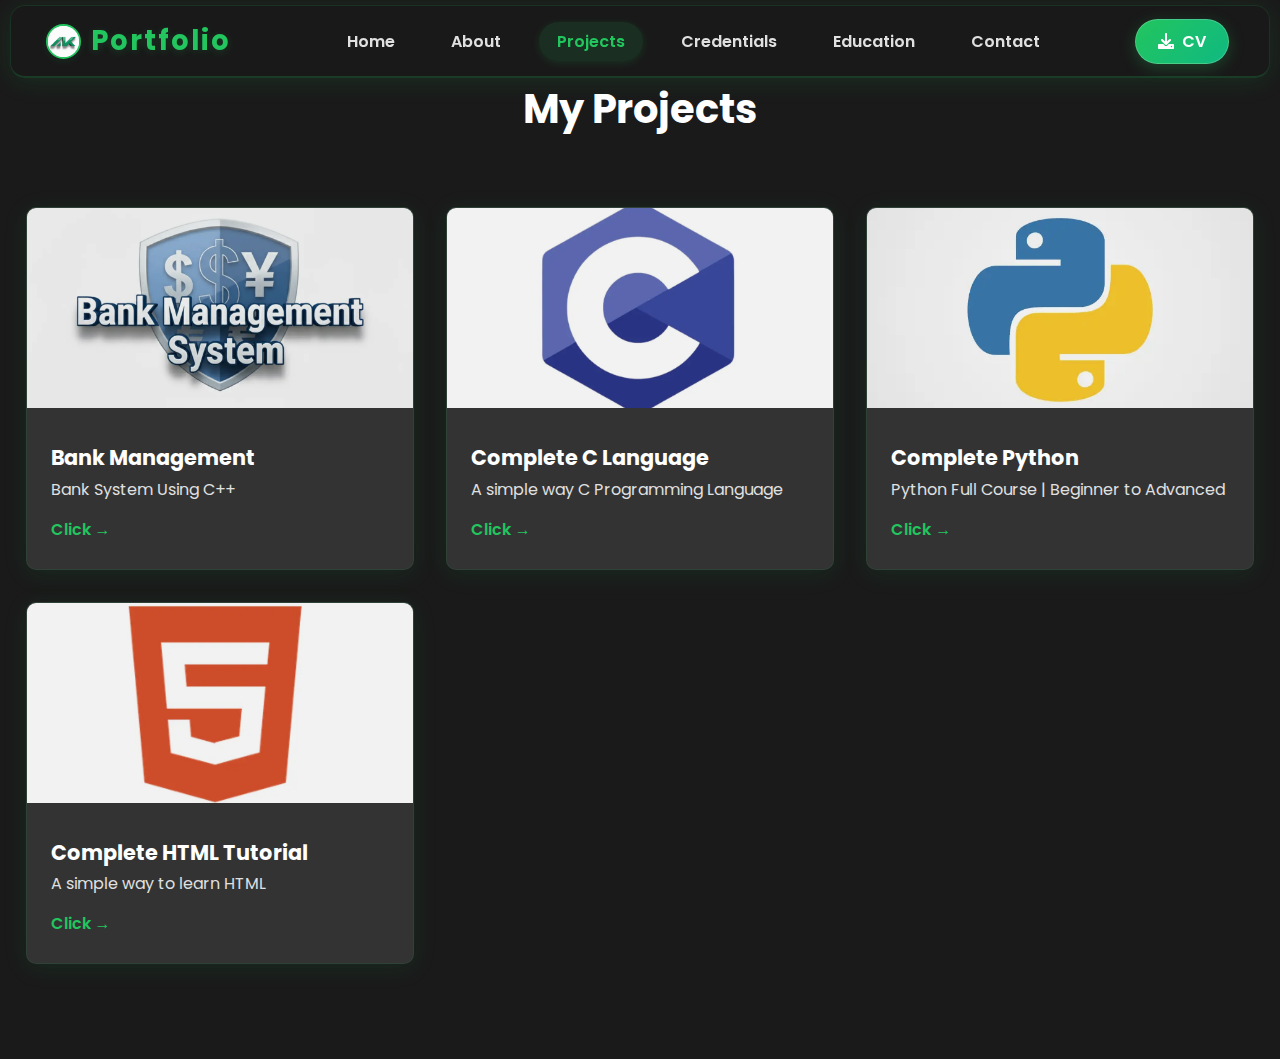
<file: projects.html>
<!DOCTYPE html>
<html lang="en">

<head>
    <meta charset="UTF-8">
    <meta name="viewport" content="width=device-width, initial-scale=1.0">
    <meta name="description"
        content="Explore real-world projects by Anshu Kumar including Bank Management System, C++, Python & Web projects.">
    <title>Projects | Anshu Kumar - Aspiring Full Stack Developer</title>

    <!-- Prevent Theme Flash -->
    <script>
        (function () {
            const theme = localStorage.getItem('theme') || 'dark';
            if (theme === 'light') {
                document.documentElement.setAttribute('data-theme', 'light');
            }
        })();
    </script>

    <link rel="stylesheet" href="CSS/style.css">
    <link href="https://fonts.googleapis.com/css2?family=Poppins:wght@300;400;600;700&display=swap" rel="stylesheet">
    <link rel="stylesheet" href="https://cdnjs.cloudflare.com/ajax/libs/font-awesome/6.0.0-beta3/css/all.min.css">

    <link href="https://fonts.googleapis.com/css2?family=Righteous&display=swap" rel="stylesheet">
    <link rel="icon" type="image/png" href="photo/aklogo.png">
</head>

<body>
    <div id="preloader">
        <div class="spinner"></div>
    </div>
    <header>
        <nav>
            <div class="logo-group">
                <button class="hamburger-menu" title="Open menu">
                    <i class="fa-solid fa-bars"></i>
                </button>
                <img src="photo/aklogo.png" alt="Anshu Kumar Logo" class="logo-img">
                <div class="logo">Portfolio</div>
            </div>
            <ul class="nav-links">
                <li><a href="index.html">Home</a></li>
                <li><a href="about.html">About</a></li>
                <li><a href="projects.html">Projects</a></li>
                <li><a href="credentials.html">Credentials</a></li>
                <li><a href="education.html">Education</a></li>
                <li><a href="contact.html">Contact</a></li>
            </ul>
            <div class="cv">
                <a href="photo/cv.pdf" class="cv-button" rel="noopener">
                    <i class="fa-solid fa-download"></i>CV
                </a>
                <!-- Theme Toggle -->
                <button id="themeToggle" class="theme-toggle" title="Toggle theme">
                    <i class="fas fa-moon"></i>
                </button>
            </div>
        </nav>
    </header>

    <!-- Scroll to Top Button -->
    <button id="scrollTopBtn" class="scroll-top-btn" title="Go to top">
        <i class="fas fa-arrow-up"></i>
    </button>


    <main>
        <!-- Projects Section -->
        <section id="projects" class="fade-in">
            <h2>My Projects</h2>
            <div class="projects-grid">
                <div class="project-card">
                    <img src="photo/Bank-management-image.webp" alt="Project 2 Screenshot">
                    <div class="project-info">
                        <h3>Bank Management</h3>
                        <p>Bank System Using C++</p>
                        <a href="https://anshuku539.github.io/Bank-Management-System/" class="project-link"
                            target="_blank" rel="noopener">Click &rarr;</a>
                    </div>
                </div>
                <div class="project-card">
                    <img src="photo/c-logo.webp" alt="Project 1 Screenshot">
                    <div class="project-info">
                        <h3>Complete C Language</h3>
                        <p>A simple way C Programming Language</p>
                        <a href="#" class="project-link" target="_blank" rel="noopener">Click &rarr;</a>
                    </div>
                </div>
                <div class="project-card">
                    <img src="photo/python-logo.webp" alt="Project 3 Screenshot">
                    <div class="project-info">
                        <h3>Complete Python</h3>
                        <p>Python Full Course | Beginner to Advanced</p>
                        <a href="#" class="project-link" target="_blank" rel="noopener">Click &rarr;</a>
                    </div>
                </div>
                <div class="project-card">
                    <img src="photo/html-logo.webp" alt="Project 1 Screenshot">
                    <div class="project-info">
                        <h3>Complete HTML Tutorial</h3>
                        <p>A simple way to learn HTML</p>
                        <a href="#" class="project-link" target="_blank" rel="noopener">Click &rarr;</a>
                    </div>
                </div>
            </div>
        </section>
    </main>


    <script src="script.js"></script>
</body>

</html>
</file>
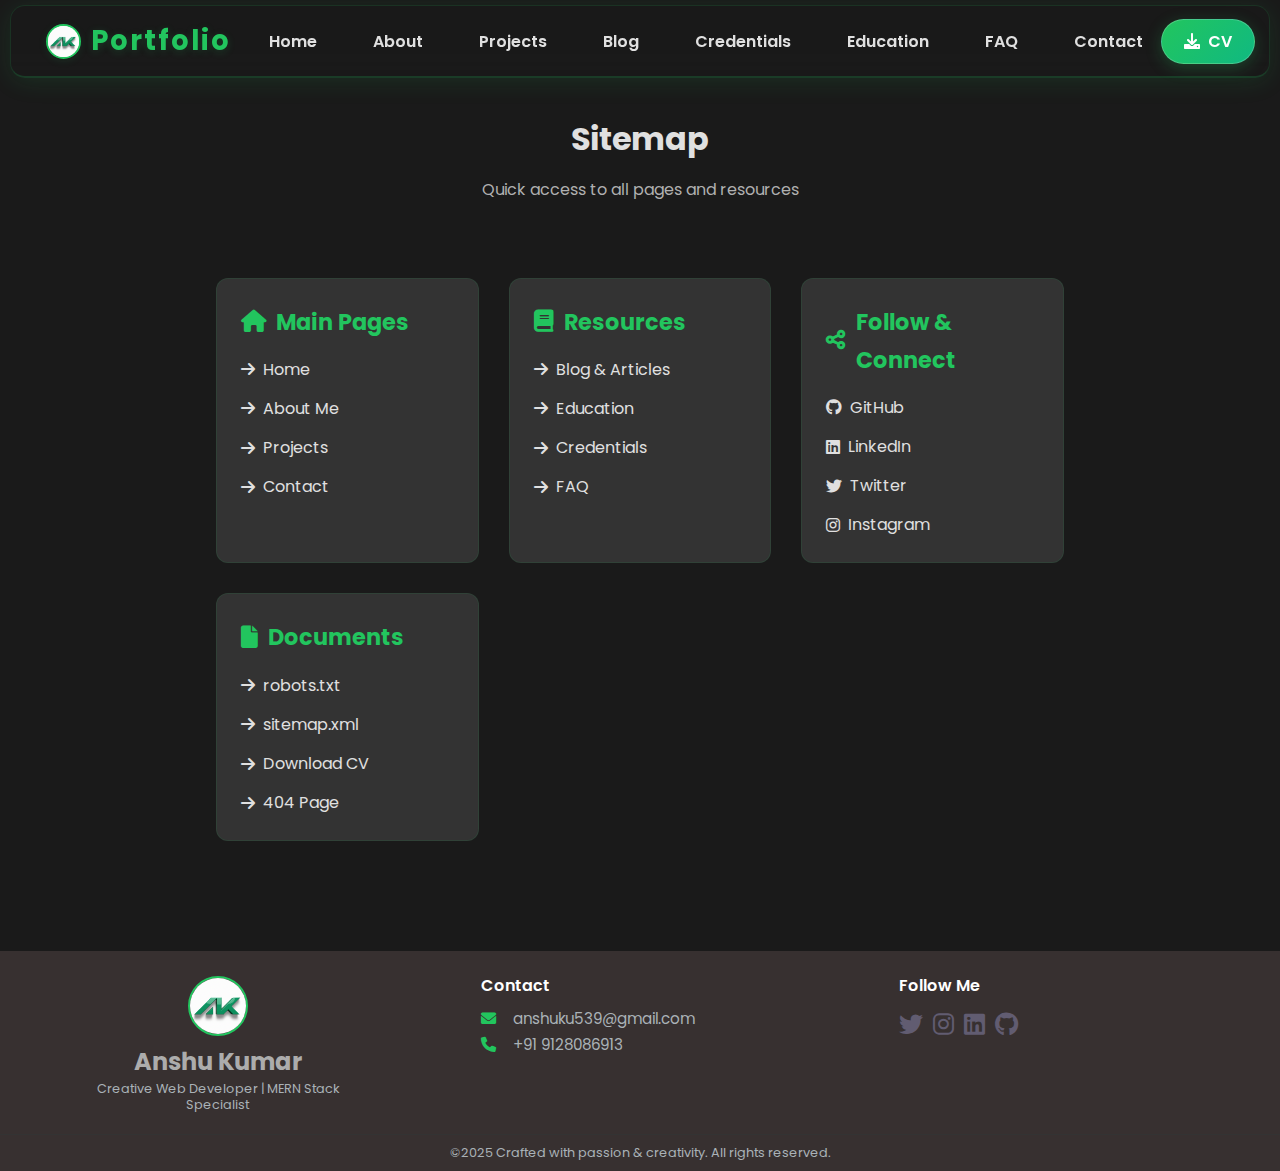
<file: sitemap.html>
<!DOCTYPE html>
<html lang="en">

<head>
    <meta charset="UTF-8">
    <meta name="viewport" content="width=device-width, initial-scale=1.0">
    <meta name="description" content="Sitemap and important links to all pages on Anshu Kumar's portfolio website.">
    <meta name="robots" content="noindex, nofollow">
    <title>Sitemap | Anshu Kumar - Web Developer</title>

    <link rel="stylesheet" href="CSS/style.css">
    <link href="https://fonts.googleapis.com/css2?family=Poppins:wght@300;400;600;700&display=swap" rel="stylesheet">
    <link rel="stylesheet" href="https://cdnjs.cloudflare.com/ajax/libs/font-awesome/6.0.0-beta3/css/all.min.css">
    <link href="https://fonts.googleapis.com/css2?family=Righteous&display=swap" rel="stylesheet">
    <link rel="icon" type="image/png" href="photo/aklogo.png">

    <style>
        main {
            padding: 88px 0 40px;
        }

        .sitemap-container {
            max-width: 900px;
            margin: 0 auto 30px;
            padding: 24px 2% 40px;
        }

        .sitemap-grid {
            display: grid;
            grid-template-columns: repeat(auto-fit, minmax(250px, 1fr));
            gap: 30px;
            margin-top: 40px;
        }

        .sitemap-section {
            background: var(--secondary-color);
            padding: 24px;
            border-radius: 12px;
            border: 1px solid rgba(34, 197, 94, 0.1);
        }

        .sitemap-section h3 {
            color: var(--primary-color);
            margin-bottom: 15px;
            display: flex;
            align-items: center;
            gap: 10px;
        }

        .sitemap-list {
            list-style: none;
            padding: 0;
            margin: 0;
        }

        .sitemap-list li {
            margin-bottom: 12px;
        }

        .sitemap-list li:last-child {
            margin-bottom: 0;
        }

        .sitemap-list a {
            color: var(--text-color);
            text-decoration: none;
            display: flex;
            align-items: center;
            gap: 8px;
            transition: all 0.3s ease;
        }

        .sitemap-list a:hover {
            color: var(--primary-color);
            padding-left: 5px;
        }

        .sitemap-header {
            text-align: center;
            margin: 0 auto;
            padding: 24px 2% 10px;
        }

        .sitemap-header h1 {
            margin-bottom: 10px;
        }

        .sitemap-header p {
            margin: 0;
            color: #b0b0b0;
        }

        @media (max-width: 768px) {
            main {
                padding: 72px 0 30px;
            }

            .sitemap-header {
                padding: 16px 4% 8px;
            }

            .sitemap-container {
                padding: 18px 4% 30px;
                margin-bottom: 20px;
            }

            .sitemap-grid {
                gap: 18px;
                margin-top: 22px;
            }

            .sitemap-section {
                padding: 18px;
            }
        }
    </style>
</head>

<body>
    <div id="preloader">
        <div class="spinner"></div>
        <div class="spinner-dots">
            <span></span>
            <span></span>
            <span></span>
        </div>
    </div>

    <header>
        <nav>
            <div class="logo-group">
                <button class="hamburger-menu" title="Open menu">
                    <i class="fa-solid fa-bars"></i>
                </button>
                <img src="photo/aklogo.png" alt="Anshu Kumar Logo" class="logo-img">
                <div class="logo">Portfolio</div>
            </div>
            <ul class="nav-links">
                <li><a href="index.html">Home</a></li>
                <li><a href="about.html">About</a></li>
                <li><a href="projects.html">Projects</a></li>
                <li><a href="blog.html">Blog</a></li>
                <li><a href="credentials.html">Credentials</a></li>
                <li><a href="education.html">Education</a></li>
                <li><a href="faq.html">FAQ</a></li>
                <li><a href="contact.html">Contact</a></li>
            </ul>
            <div class="cv">
                <a href="photo/cv.pdf" class="cv-button" rel="noopener">
                    <i class="fa-solid fa-download"></i>CV
                </a>
</div>
        </nav>
    </header>

    <button id="scrollTopBtn" class="scroll-top-btn" title="Go to top">
        <i class="fas fa-arrow-up"></i>
    </button>

    <main>
        <div class="sitemap-header fade-in">
            <h1>Sitemap</h1>
            <p>Quick access to all pages and resources</p>
        </div>

        <div class="sitemap-container fade-in">
            <div class="sitemap-grid">
                <!-- Main Pages -->
                <div class="sitemap-section">
                    <h3><i class="fas fa-home"></i> Main Pages</h3>
                    <ul class="sitemap-list">
                        <li><a href="index.html"><i class="fas fa-arrow-right"></i> Home</a></li>
                        <li><a href="about.html"><i class="fas fa-arrow-right"></i> About Me</a></li>
                        <li><a href="projects.html"><i class="fas fa-arrow-right"></i> Projects</a></li>
                        <li><a href="contact.html"><i class="fas fa-arrow-right"></i> Contact</a></li>
                    </ul>
                </div>

                <!-- Resources -->
                <div class="sitemap-section">
                    <h3><i class="fas fa-book"></i> Resources</h3>
                    <ul class="sitemap-list">
                        <li><a href="blog.html"><i class="fas fa-arrow-right"></i> Blog & Articles</a></li>
                        <li><a href="education.html"><i class="fas fa-arrow-right"></i> Education</a></li>
                        <li><a href="credentials.html"><i class="fas fa-arrow-right"></i> Credentials</a></li>
                        <li><a href="faq.html"><i class="fas fa-arrow-right"></i> FAQ</a></li>
                    </ul>
                </div>

                <!-- Social & External -->
                <div class="sitemap-section">
                    <h3><i class="fas fa-share-alt"></i> Follow & Connect</h3>
                    <ul class="sitemap-list">
                        <li><a href="https://github.com/anshuku539" target="_blank" rel="noopener"><i class="fab fa-github"></i> GitHub</a></li>
                        <li><a href="https://linkedin.com/in/anshukumar539" target="_blank" rel="noopener"><i class="fab fa-linkedin"></i> LinkedIn</a></li>
                        <li><a href="https://twitter.com/AnshuKu04432837" target="_blank" rel="noopener"><i class="fab fa-twitter"></i> Twitter</a></li>
                        <li><a href="https://instagram.com/its_ansh.sky/" target="_blank" rel="noopener"><i class="fab fa-instagram"></i> Instagram</a></li>
                    </ul>
                </div>

                <!-- Documents -->
                <div class="sitemap-section">
                    <h3><i class="fas fa-file"></i> Documents</h3>
                    <ul class="sitemap-list">
                        <li><a href="robots.txt"><i class="fas fa-arrow-right"></i> robots.txt</a></li>
                        <li><a href="sitemap.xml"><i class="fas fa-arrow-right"></i> sitemap.xml</a></li>
                        <li><a href="photo/cv.pdf" rel="noopener"><i class="fas fa-arrow-right"></i> Download CV</a></li>
                        <li><a href="404.html"><i class="fas fa-arrow-right"></i> 404 Page</a></li>
                    </ul>
                </div>
            </div>
        </div>
    </main>

    <footer class="site-footer">
        <div class="footer-main">
            <div class="footer-brand">
                <img src="photo/aklogo.png" alt="Anshu Kumar Logo" class="footer-logo">
                <h2>Anshu Kumar</h2>
                <p class="footer-tagline">Creative Web Developer | MERN Stack Specialist</p>
            </div>
            <div class="footer-contact">
                <h3>Contact</h3>
                <ul>
                    <li><i class="fas fa-envelope"></i> <a href="mailto:anshuku539@gmail.com">anshuku539@gmail.com</a></li>
                    <li><i class="fas fa-phone"></i> <a href="tel:+91 9128086913">+91 9128086913</a></li>
                </ul>
            </div>
            <div class="footer-social">
                <h3>Follow Me</h3>
                <div class="social-icons">
                    <a href="https://x.com/AnshuKu04432837" target="_blank" rel="noopener" title="Twitter"><i class="fab fa-twitter"></i></a>
                    <a href="https://www.instagram.com/its_ansh.sky/" target="_blank" rel="noopener" title="Instagram"><i class="fab fa-instagram"></i></a>
                    <a href="https://linkedin.com/in/anshukumar539" target="_blank" rel="noopener" title="LinkedIn"><i class="fab fa-linkedin"></i></a>
                    <a href="https://github.com/anshuku539" target="_blank" rel="noopener" title="GitHub"><i class="fab fa-github"></i></a>
                </div>
            </div>
        </div>
        <div class="footer-bottom">
            <p>&copy;2025 Crafted with passion & creativity. All rights reserved.</p>
        </div>
    </footer>

    <script src="script.js"></script>
</body>

</html>
</file>
<file: CSS/style.css>
@import url('utilities.css');@import url('header.css');@import url('pages.css');@import url('footer.css');/* ============================================ *//* 1. GENERAL & SETUP STYLES                  *//* ============================================ */:root {    --bg-color: #1a1a1a;    --primary-color: #22c55e;    --secondary-color: #333333;    --text-color: #e0e0e0;    --header-bg: rgba(26, 26, 26, 0.85);    --gradient-1: linear-gradient(135deg, #22c55e 0%, #10b981 100%);    --gradient-2: linear-gradient(135deg, #3b82f6 0%, #1d4ed8 100%);    --shadow-primary: 0 4px 24px rgba(34, 197, 94, 0.18);    --shadow-hover: 0 8px 32px rgba(34, 197, 94, 0.25);}* {    box-sizing: border-box;    margin: 0;    padding: 0;}html {    scroll-behavior: smooth;}body {    font-family: 'Poppins', sans-serif;    background: var(--bg-color);    color: var(--text-color);    line-height: 1.7;    transition: background 0.3s ease, color 0.3s ease;    overflow-x: hidden;}section {    padding: 75px 2%;    text-align: center;}h2 {    font-size: 2.5rem;    margin-bottom: 1rem;    color: #fff;    position: relative;    display: inline-block;}h3 {    color: #fff;    font-size: 1.4rem;}/* ============================================ *//* 2. HEADER & NAVIGATION - LIGHT THEME      *//* ============================================ *//* ============================================ *//* 3. HERO SECTION - LIGHT THEME             *//* ============================================ *//* ============================================ *//* 4. ABOUT SECTION - LIGHT THEME            *//* ============================================ *//* ============================================ *//* 5. PROJECTS SECTION - LIGHT THEME         *//* ============================================ *//* ============================================ *//* 6. CREDENTIALS SECTION - LIGHT THEME      *//* ============================================ *//* ============================================ *//* 7. CONTACT SECTION - LIGHT THEME          *//* ============================================ *//* ============================================ *//* 8. STATS/MISC SECTION - LIGHT THEME       *//* ============================================ *//* ============================================ *//* 9. FOOTER - LIGHT THEME                    *//* ============================================ *//* ============================================ *//* 10. LIGHT THEME - ROOT VARIABLES           *//* ============================================ */
</file>
